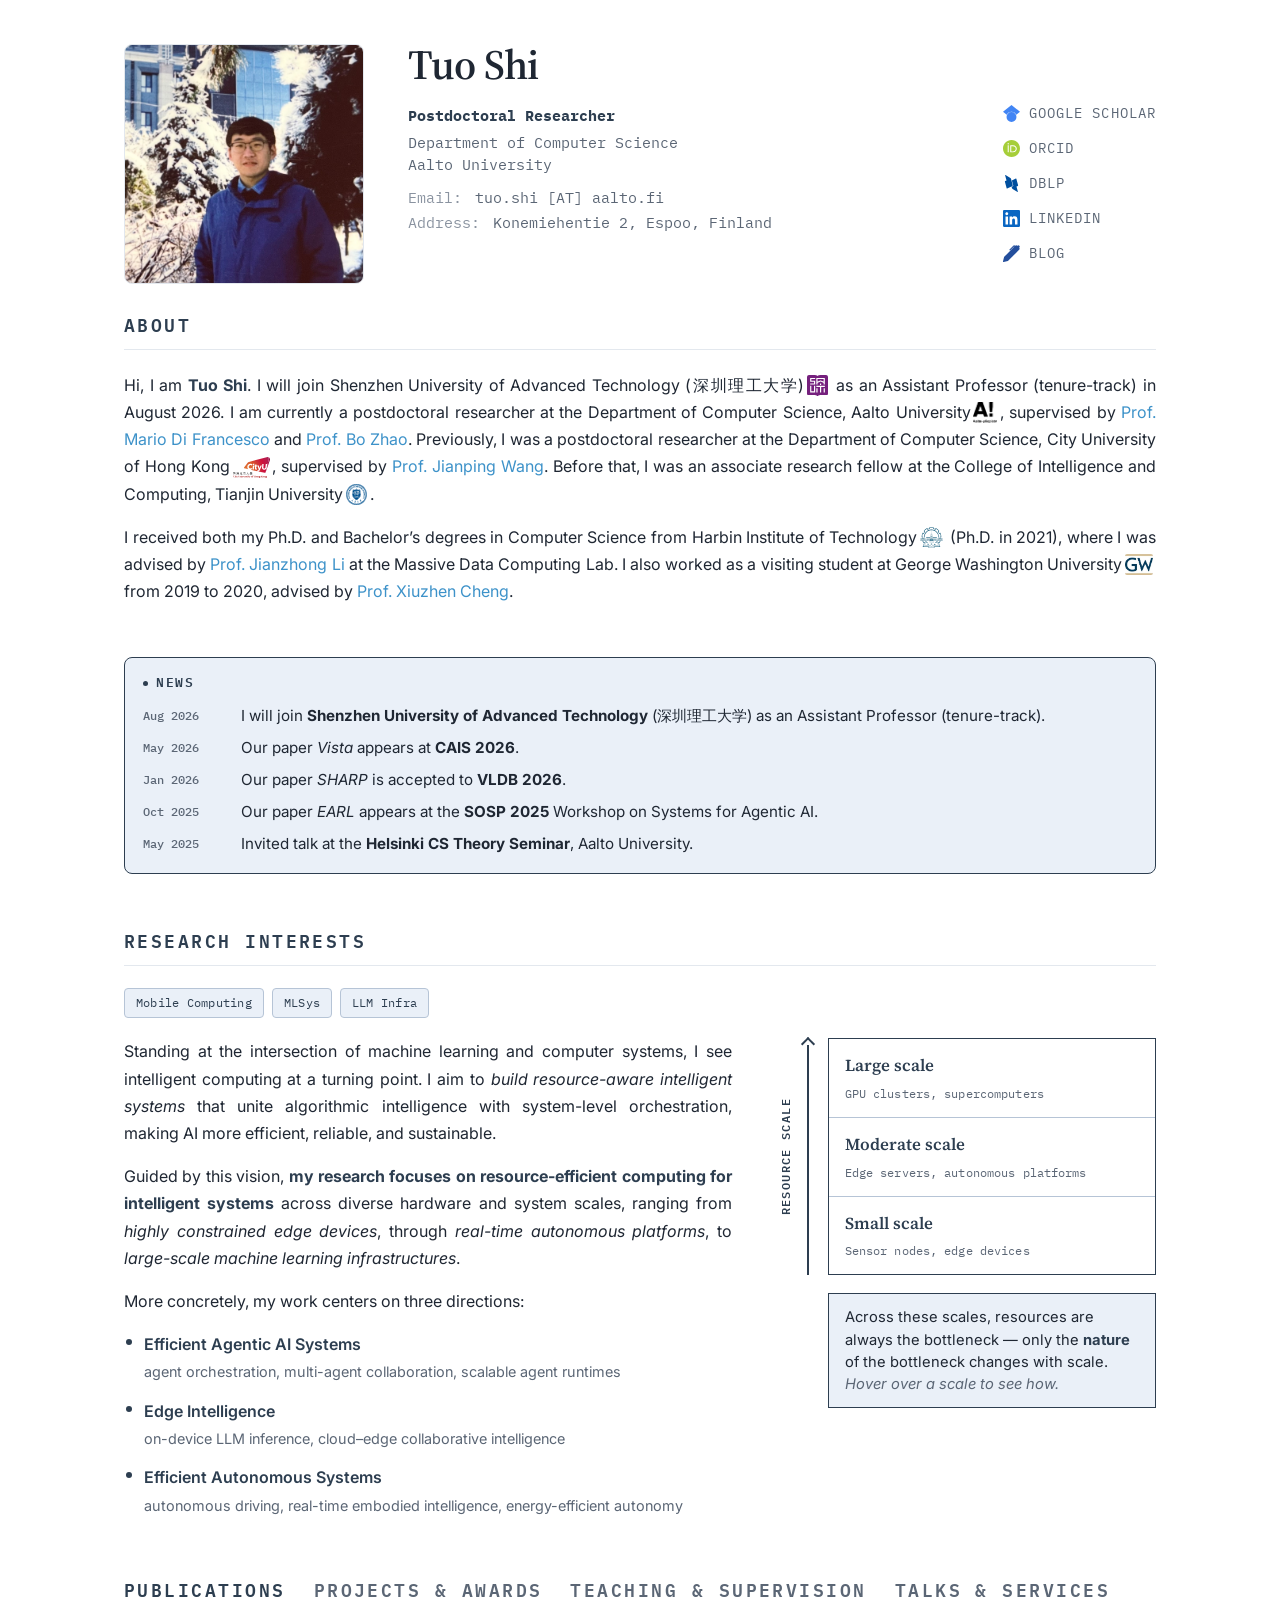
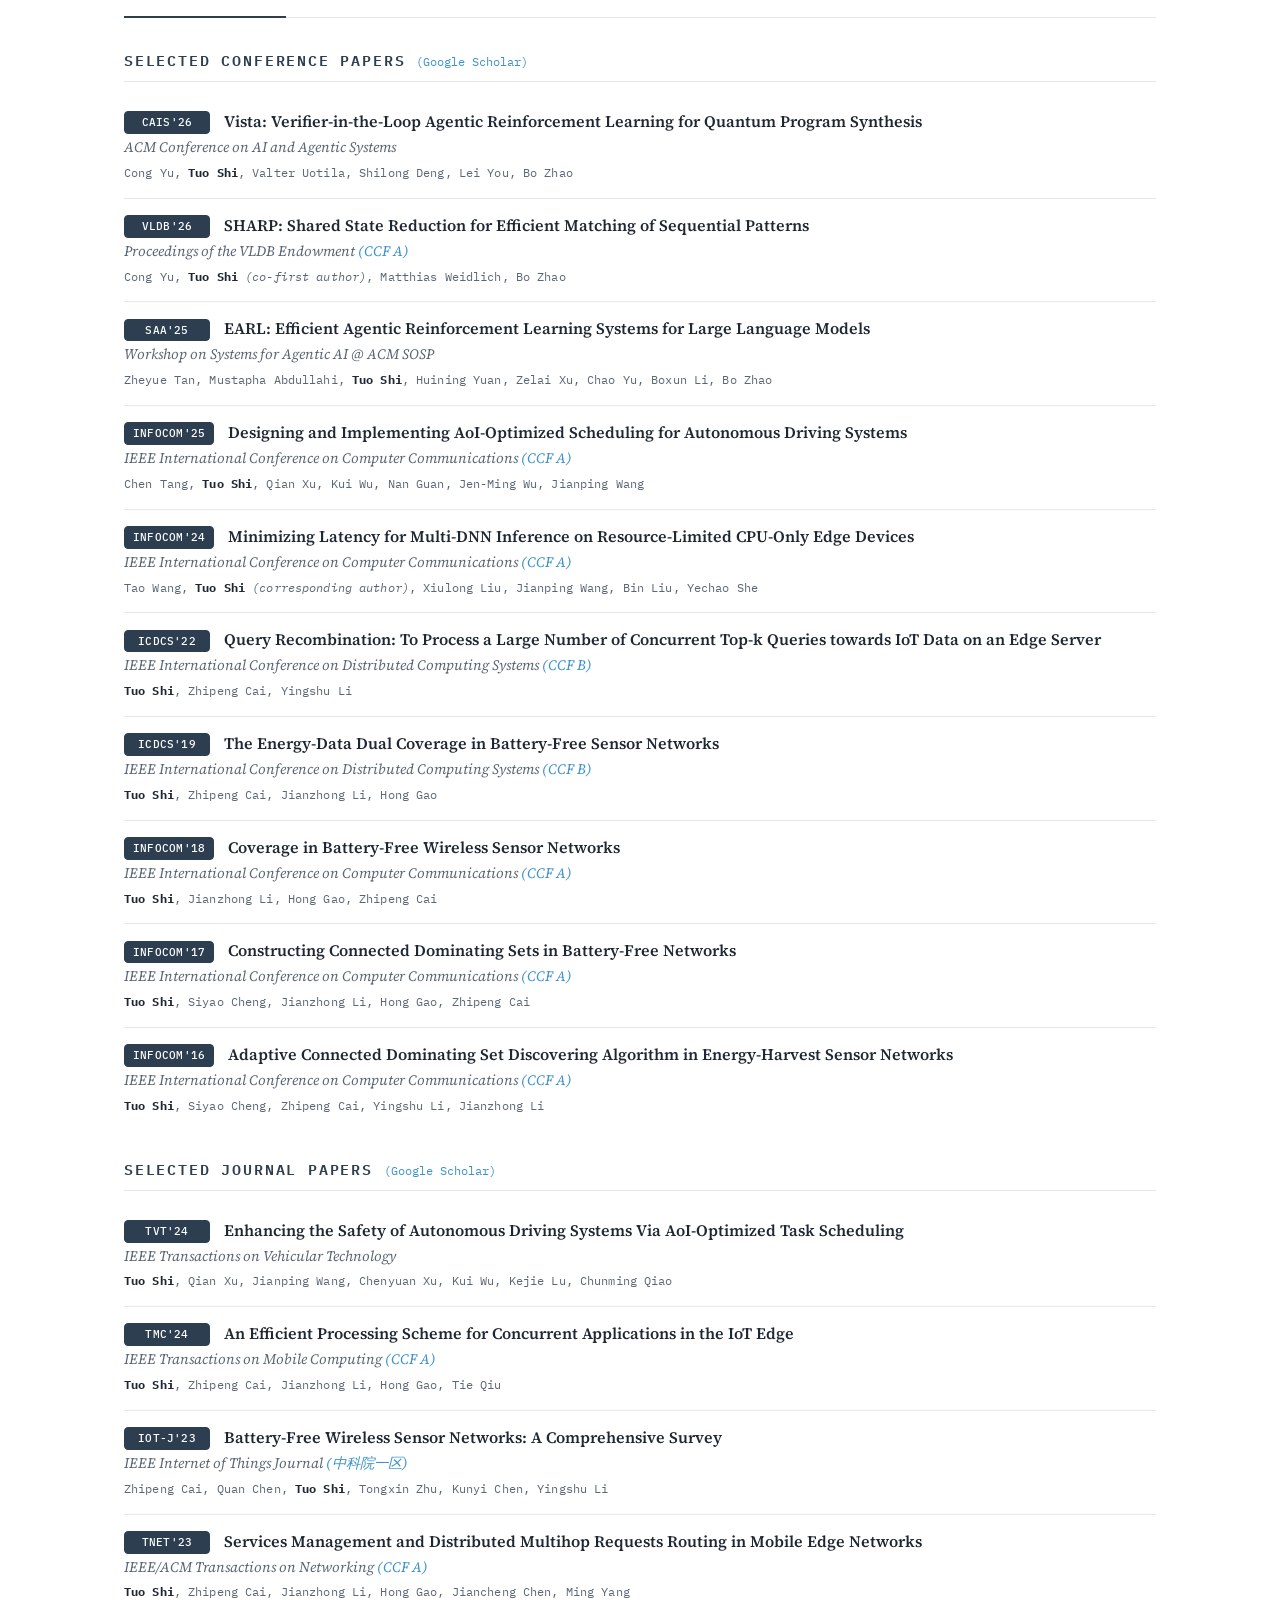
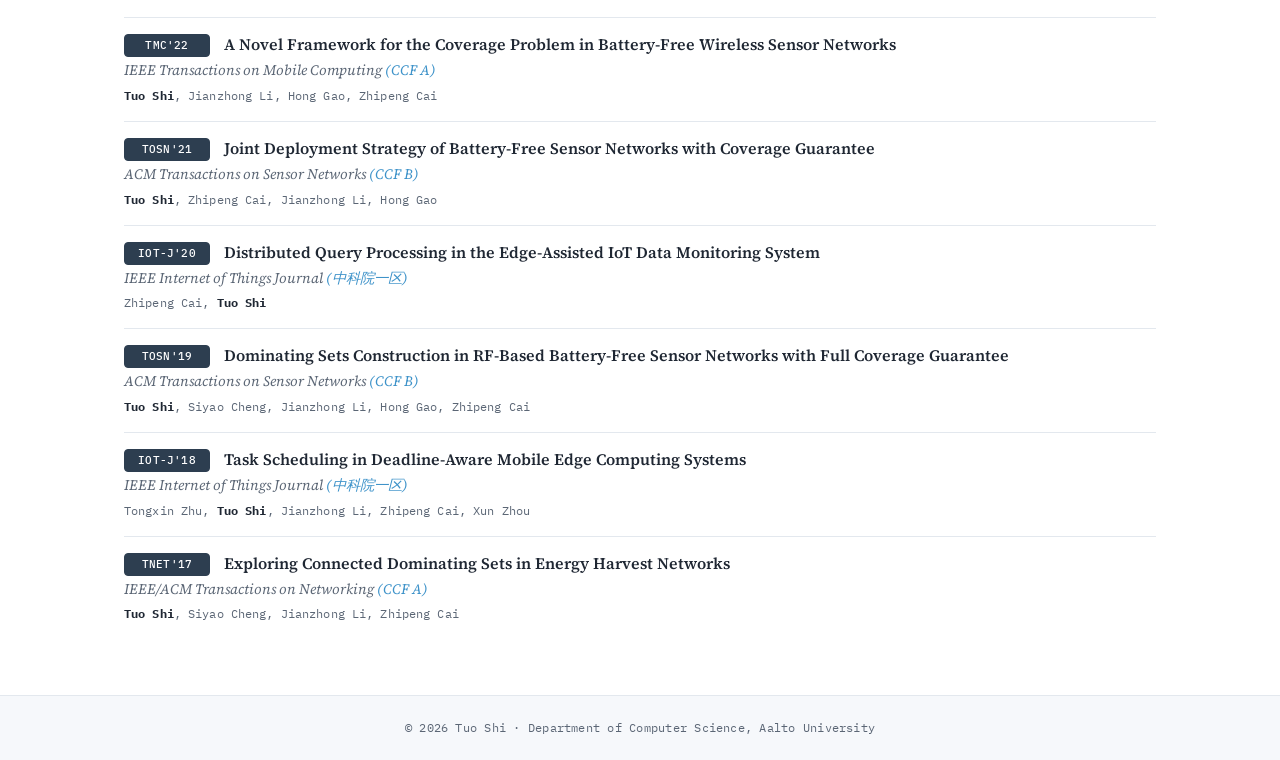
<file: index.html>
<!doctype html>
<html lang="en">
<head>
    <meta charset="utf-8">
    <meta name="viewport" content="width=device-width, initial-scale=1.0">
    <title>Tuo Shi &ndash; Home</title>
    <link rel="icon" type="image/svg+xml" href="img/favicon.svg">
    <link rel="preconnect" href="https://fonts.googleapis.com">
    <link rel="preconnect" href="https://fonts.gstatic.com" crossorigin>
    <link href="https://fonts.googleapis.com/css2?family=Inter:wght@400;500;600;700&family=Source+Serif+4:opsz,wght@8..60,400;8..60,500;8..60,600;8..60,700&family=IBM+Plex+Mono:wght@400;500;600&display=swap" rel="stylesheet">
    <link rel="stylesheet" href="style.css?v=1">
</head>
<body>

<main class="wrap">

    <!-- ===================== HEADER : photo + identity ===================== -->
    <section class="hero">
        <div class="hero-grid">
            <div class="hero-left">
                <img class="hero-photo" src="img/TuoShi.jpg" alt="Tuo Shi">
            </div>
            <div class="hero-right">
                <h1 class="hero-name">Tuo Shi</h1>
                <p class="role"><b>Postdoctoral Researcher</b></p>
                <p class="affil">Department of Computer Science<br>Aalto University</p>
                <p class="contact-line"><span class="m-label">Email:</span> tuo.shi [AT] aalto.fi</p>
                <p class="contact-line"><span class="m-label">Address:</span> Konemiehentie 2, Espoo, Finland</p>
            </div>

            <nav class="hero-links">
                <a href="https://scholar.google.com/citations?user=KIZjoPEAAAAJ&hl=en" target="_blank" rel="noopener"><img class="li-ico" src="img/icons/googlescholar.svg" alt="">Google Scholar</a>
                <a href="https://orcid.org/0000-0003-3685-2099" target="_blank" rel="noopener"><img class="li-ico" src="img/icons/orcid.svg" alt="">ORCID</a>
                <!-- TODO: replace with your exact DBLP profile URL -->
                <a href="https://dblp.org/search?q=Tuo+Shi" target="_blank" rel="noopener"><img class="li-ico" src="img/icons/dblp.svg" alt="">DBLP</a>
                <a href="https://www.linkedin.com/in/tuo-shi-592245181" target="_blank" rel="noopener"><img class="li-ico" src="img/icons/linkedin.svg" alt="">LinkedIn</a>
                <a href="blog-en.html"><img class="li-ico" src="img/icons/blog.svg" alt="">Blog</a>
            </nav>
        </div>
    </section>

    <!-- ===================== ABOUT ===================== -->
    <section class="section" id="about">
        <h2 class="section-title">About</h2>
        <div class="intro">
            <p>Hi, I am <b>Tuo Shi</b>. I will join Shenzhen University of Advanced Technology (深圳理工大学)<img class="uni-logo" src="img/logos/suat.svg" alt="Shenzhen University of Advanced Technology">
            as an Assistant Professor (tenure-track) in August 2026. I am currently a postdoctoral researcher at the
            Department of Computer Science, Aalto University<img class="uni-logo" src="img/logos/aalto.png" alt="Aalto University">, supervised by
            <a href="https://users.aalto.fi/~difram1/" target="_blank" rel="noopener">Prof. Mario Di Francesco</a>
            and <a href="https://zbjob.github.io/" target="_blank" rel="noopener">Prof. Bo Zhao</a>.
            Previously, I was a postdoctoral researcher at the Department of Computer Science,
            City University of Hong Kong<img class="uni-logo" src="img/logos/cityu.svg" alt="City University of Hong Kong">, supervised by
            <a href="https://www.cs.cityu.edu.hk/~jianwang/" target="_blank" rel="noopener">Prof. Jianping Wang</a>.
            Before that, I was an associate research fellow at the College of Intelligence and
            Computing, Tianjin University<img class="uni-logo" src="img/logos/tju.svg" alt="Tianjin University">.</p>

            <p>I received both my Ph.D. and Bachelor&rsquo;s degrees in Computer Science from Harbin Institute
            of Technology<img class="uni-logo" src="img/logos/hit.svg" alt="Harbin Institute of Technology"> (Ph.D. in 2021), where I was advised by
            <a href="https://scholar.google.com/citations?user=RLFOrxsAAAAJ&hl=en" target="_blank" rel="noopener">Prof. Jianzhong Li</a> at the Massive Data Computing Lab.
            I also worked as a visiting student at George Washington University<img class="uni-logo" src="img/logos/gwu.png" alt="George Washington University"> from 2019 to 2020,
            advised by <a href="https://scholar.google.com/citations?user=O1yGhH0AAAAJ&hl=en" target="_blank" rel="noopener">Prof. Xiuzhen Cheng</a>.</p>
        </div>
    </section>

    <!-- ===================== NEWS ===================== -->
    <section class="section" id="news">
        <div class="news">
            <h3>News</h3>
            <ul>
                <li><span class="date">Aug 2026</span><span>I will join <b>Shenzhen University of Advanced Technology</b> (深圳理工大学) as an Assistant Professor (tenure-track).</span></li>
                <li><span class="date">May 2026</span><span>Our paper <i>Vista</i> appears at <b>CAIS 2026</b>.</span></li>
                <li><span class="date">Jan 2026</span><span>Our paper <i>SHARP</i> is accepted to <b>VLDB 2026</b>.</span></li>
                <li><span class="date">Oct 2025</span><span>Our paper <i>EARL</i> appears at the <b>SOSP&nbsp;2025</b> Workshop on Systems for Agentic AI.</span></li>
                <li><span class="date">May 2025</span><span>Invited talk at the <b>Helsinki CS Theory Seminar</b>, Aalto University.</span></li>
            </ul>
        </div>
    </section>

    <!-- ===================== RESEARCH INTERESTS ===================== -->
    <section class="section" id="research">
        <h2 class="section-title">Research Interests</h2>
        <div class="research-tags">
            <span class="rtag">Mobile Computing</span>
            <span class="rtag">MLSys</span>
            <span class="rtag">LLM Infra</span>
        </div>
        <div class="research-grid">
            <div class="research-text">
                <p>Standing at the intersection of machine learning and computer systems, I see intelligent
                computing at a turning point. I aim to <i>build resource-aware intelligent systems</i> that unite
                algorithmic intelligence with system-level orchestration, making AI more efficient, reliable,
                and sustainable.</p>

                <p>Guided by this vision, <b>my research focuses on resource-efficient computing for intelligent
                systems</b> across diverse hardware and system scales, ranging from <i>highly constrained edge
                devices</i>, through <i>real-time autonomous platforms</i>, to <i>large-scale machine learning
                infrastructures</i>.</p>

                <p class="dir-lead">More concretely, my work centers on three directions:</p>
                <ul class="dir-list">
                    <li>
                        <span class="dir-title">Efficient Agentic AI Systems</span>
                        <span class="dir-sub">agent orchestration, multi-agent collaboration, scalable agent runtimes</span>
                    </li>
                    <li>
                        <span class="dir-title">Edge Intelligence</span>
                        <span class="dir-sub">on-device LLM inference, cloud&ndash;edge collaborative intelligence</span>
                    </li>
                    <li>
                        <span class="dir-title">Efficient Autonomous Systems</span>
                        <span class="dir-sub">autonomous driving, real-time embodied intelligence, energy-efficient autonomy</span>
                    </li>
                </ul>
            </div>

            <!-- Interactive scale-up stack (small at bottom, large on top) -->
            <div class="scale-stack" id="scale-stack">
                <div class="scale-axis">
                    <span class="axis-label">Resource scale</span>
                    <span class="axis-line"></span>
                </div>
                <div class="scale-blocks">
                    <button class="scale-block" data-scale="large">
                        <div class="sb-title">Large scale</div>
                        <div class="sb-ex">GPU clusters, supercomputers</div>
                    </button>
                    <button class="scale-block" data-scale="moderate">
                        <div class="sb-title">Moderate scale</div>
                        <div class="sb-ex">Edge servers, autonomous platforms</div>
                    </button>
                    <button class="scale-block" data-scale="small">
                        <div class="sb-title">Small scale</div>
                        <div class="sb-ex">Sensor nodes, edge devices</div>
                    </button>
                </div>

                <!-- Same width as the blocks; default sentence, detail on hover -->
                <div class="scale-detail">
                    <p class="scale-pane scale-default active">Across these scales, resources are always the
                    bottleneck &mdash; only the <b>nature</b> of the bottleneck changes with scale.
                    <span class="hint">Hover over a scale to see how.</span></p>
                    <p class="scale-pane" data-pane="small">At <b>small scale</b>, resources are too limited
                    to reliably complete the task.
                    <span class="goal"><span class="glabel">My goal is</span> to <u>enable</u> task execution
                    under <u>limited resources</u>.</span></p>
                    <p class="scale-pane" data-pane="moderate">At <b>moderate scale</b>, there are some
                    resources, but not enough to meet users&rsquo; real-time demands.
                    <span class="goal"><span class="glabel">My goal is</span> to <u>improve</u> task performance
                    under <u>moderate resources</u>.</span></p>
                    <p class="scale-pane" data-pane="large">At <b>large scale</b>, resources are abundant,
                    yet the tasks are huge and just as resource-hungry.
                    <span class="goal"><span class="glabel">My goal is</span> to <u>optimize</u> cost efficiency
                    for <u>resource-hungry</u> tasks.</span></p>
                </div>
            </div>
        </div>
    </section>

    <!-- ===================== TABBED MODULES ===================== -->
    <section class="section" id="modules">
        <nav class="tabs-nav">
            <button class="tab-btn active" data-tab="publications">Publications</button>
            <button class="tab-btn" data-tab="projects">Projects &amp; Awards</button>
            <button class="tab-btn" data-tab="teaching">Teaching &amp; Supervision</button>
            <button class="tab-btn" data-tab="talks">Talks &amp; Services</button>
        </nav>

        <!-- ---------- Publications ---------- -->
        <div class="tab-panel active" id="publications">
            <h3>Selected Conference Papers
                <a class="muted-link" href="https://scholar.google.com/citations?user=KIZjoPEAAAAJ&hl=en" target="_blank" rel="noopener">(Google Scholar)</a>
            </h3>
            <ul class="pub-list">
                <li><span class="conference-tag">CAIS'26</span>
                    <a href="https://dl.acm.org/doi/full/10.1145/3786335.3813148" target="_blank" rel="noopener">Vista: Verifier-in-the-Loop Agentic Reinforcement Learning for Quantum Program Synthesis</a><br>
                    <span class="venue">ACM Conference on AI and Agentic Systems</span><br>
                    <span class="authors">Cong Yu, <b>Tuo Shi</b>, Valter Uotila, Shilong Deng, Lei You, Bo Zhao</span>
                </li>
                <li><span class="conference-tag">VLDB'26</span>
                    <a href="https://arxiv.org/pdf/2507.04872" target="_blank" rel="noopener">SHARP: Shared State Reduction for Efficient Matching of Sequential Patterns</a><br>
                    <span class="venue">Proceedings of the VLDB Endowment <span class="ccf">(CCF A)</span></span><br>
                    <span class="authors">Cong Yu, <b>Tuo Shi</b> <i>(co-first author)</i>, Matthias Weidlich, Bo Zhao</span>
                </li>
                <li><span class="conference-tag">SAA'25</span>
                    <a href="https://arxiv.org/abs/2510.05943" target="_blank" rel="noopener">EARL: Efficient Agentic Reinforcement Learning Systems for Large Language Models</a><br>
                    <span class="venue">Workshop on Systems for Agentic AI @ ACM SOSP</span><br>
                    <span class="authors">Zheyue Tan, Mustapha Abdullahi, <b>Tuo Shi</b>, Huining Yuan, Zelai Xu, Chao Yu, Boxun Li, Bo Zhao</span>
                </li>
                <li><span class="conference-tag">INFOCOM'25</span>
                    <a href="https://ieeexplore.ieee.org/abstract/document/11044491" target="_blank" rel="noopener">Designing and Implementing AoI-Optimized Scheduling for Autonomous Driving Systems</a><br>
                    <span class="venue">IEEE International Conference on Computer Communications <span class="ccf">(CCF A)</span></span><br>
                    <span class="authors">Chen Tang, <b>Tuo Shi</b>, Qian Xu, Kui Wu, Nan Guan, Jen-Ming Wu, Jianping Wang</span>
                </li>
                <li><span class="conference-tag">INFOCOM'24</span>
                    <a href="https://ieeexplore.ieee.org/abstract/document/10621120" target="_blank" rel="noopener">Minimizing Latency for Multi-DNN Inference on Resource-Limited CPU-Only Edge Devices</a><br>
                    <span class="venue">IEEE International Conference on Computer Communications <span class="ccf">(CCF A)</span></span><br>
                    <span class="authors">Tao Wang, <b>Tuo Shi</b> <i>(corresponding author)</i>, Xiulong Liu, Jianping Wang, Bin Liu, Yechao She</span>
                </li>
                <li><span class="conference-tag">ICDCS'22</span>
                    <a href="https://ieeexplore.ieee.org/abstract/document/9912252" target="_blank" rel="noopener">Query Recombination: To Process a Large Number of Concurrent Top-k Queries towards IoT Data on an Edge Server</a><br>
                    <span class="venue">IEEE International Conference on Distributed Computing Systems <span class="ccf">(CCF B)</span></span><br>
                    <span class="authors"><b>Tuo Shi</b>, Zhipeng Cai, Yingshu Li</span>
                </li>
                <li><span class="conference-tag">ICDCS'19</span>
                    <a href="https://ieeexplore.ieee.org/stamp/stamp.jsp?tp=&arnumber=8885295" target="_blank" rel="noopener">The Energy-Data Dual Coverage in Battery-Free Sensor Networks</a><br>
                    <span class="venue">IEEE International Conference on Distributed Computing Systems <span class="ccf">(CCF B)</span></span><br>
                    <span class="authors"><b>Tuo Shi</b>, Zhipeng Cai, Jianzhong Li, Hong Gao</span>
                </li>
                <li><span class="conference-tag">INFOCOM'18</span>
                    <a href="https://ieeexplore.ieee.org/stamp/stamp.jsp?tp=&arnumber=8485808" target="_blank" rel="noopener">Coverage in Battery-Free Wireless Sensor Networks</a><br>
                    <span class="venue">IEEE International Conference on Computer Communications <span class="ccf">(CCF A)</span></span><br>
                    <span class="authors"><b>Tuo Shi</b>, Jianzhong Li, Hong Gao, Zhipeng Cai</span>
                </li>
                <li><span class="conference-tag">INFOCOM'17</span>
                    <a href="https://ieeexplore.ieee.org/stamp/stamp.jsp?tp=&arnumber=8057073" target="_blank" rel="noopener">Constructing Connected Dominating Sets in Battery-Free Networks</a><br>
                    <span class="venue">IEEE International Conference on Computer Communications <span class="ccf">(CCF A)</span></span><br>
                    <span class="authors"><b>Tuo Shi</b>, Siyao Cheng, Jianzhong Li, Hong Gao, Zhipeng Cai</span>
                </li>
                <li><span class="conference-tag">INFOCOM'16</span>
                    <a href="https://ieeexplore.ieee.org/stamp/stamp.jsp?tp=&arnumber=7524504" target="_blank" rel="noopener">Adaptive Connected Dominating Set Discovering Algorithm in Energy-Harvest Sensor Networks</a><br>
                    <span class="venue">IEEE International Conference on Computer Communications <span class="ccf">(CCF A)</span></span><br>
                    <span class="authors"><b>Tuo Shi</b>, Siyao Cheng, Zhipeng Cai, Yingshu Li, Jianzhong Li</span>
                </li>
            </ul>

            <h3>Selected Journal Papers
                <a class="muted-link" href="https://scholar.google.com/citations?user=KIZjoPEAAAAJ&hl=en" target="_blank" rel="noopener">(Google Scholar)</a>
            </h3>
            <ul class="pub-list">
                <li><span class="conference-tag">TVT'24</span>
                    <a href="https://ieeexplore.ieee.org/abstract/document/10738401" target="_blank" rel="noopener">Enhancing the Safety of Autonomous Driving Systems Via AoI-Optimized Task Scheduling</a><br>
                    <span class="venue">IEEE Transactions on Vehicular Technology</span><br>
                    <span class="authors"><b>Tuo Shi</b>, Qian Xu, Jianping Wang, Chenyuan Xu, Kui Wu, Kejie Lu, Chunming Qiao</span>
                </li>
                <li><span class="conference-tag">TMC'24</span>
                    <a href="https://ieeexplore.ieee.org/abstract/document/9940578" target="_blank" rel="noopener">An Efficient Processing Scheme for Concurrent Applications in the IoT Edge</a><br>
                    <span class="venue">IEEE Transactions on Mobile Computing <span class="ccf">(CCF A)</span></span><br>
                    <span class="authors"><b>Tuo Shi</b>, Zhipeng Cai, Jianzhong Li, Hong Gao, Tie Qiu</span>
                </li>
                <li><span class="conference-tag">IOT-J'23</span>
                    <a href="https://ieeexplore.ieee.org/abstract/document/9951052" target="_blank" rel="noopener">Battery-Free Wireless Sensor Networks: A Comprehensive Survey</a><br>
                    <span class="venue">IEEE Internet of Things Journal <span class="ccf">(中科院一区)</span></span><br>
                    <span class="authors">Zhipeng Cai, Quan Chen, <b>Tuo Shi</b>, Tongxin Zhu, Kunyi Chen, Yingshu Li</span>
                </li>
                <li><span class="conference-tag">TNET'23</span>
                    <a href="https://ieeexplore.ieee.org/abstract/document/9855450" target="_blank" rel="noopener">Services Management and Distributed Multihop Requests Routing in Mobile Edge Networks</a><br>
                    <span class="venue">IEEE/ACM Transactions on Networking <span class="ccf">(CCF A)</span></span><br>
                    <span class="authors"><b>Tuo Shi</b>, Zhipeng Cai, Jianzhong Li, Hong Gao, Jiancheng Chen, Ming Yang</span>
                </li>
                <li><span class="conference-tag">TMC'22</span>
                    <a href="https://ieeexplore.ieee.org/stamp/stamp.jsp?tp=&arnumber=9177292" target="_blank" rel="noopener">A Novel Framework for the Coverage Problem in Battery-Free Wireless Sensor Networks</a><br>
                    <span class="venue">IEEE Transactions on Mobile Computing <span class="ccf">(CCF A)</span></span><br>
                    <span class="authors"><b>Tuo Shi</b>, Jianzhong Li, Hong Gao, Zhipeng Cai</span>
                </li>
                <li><span class="conference-tag">TOSN'21</span>
                    <a href="https://dl.acm.org/doi/pdf/10.1145/3457123" target="_blank" rel="noopener">Joint Deployment Strategy of Battery-Free Sensor Networks with Coverage Guarantee</a><br>
                    <span class="venue">ACM Transactions on Sensor Networks <span class="ccf">(CCF B)</span></span><br>
                    <span class="authors"><b>Tuo Shi</b>, Zhipeng Cai, Jianzhong Li, Hong Gao</span>
                </li>
                <li><span class="conference-tag">IOT-J'20</span>
                    <a href="https://ieeexplore.ieee.org/stamp/stamp.jsp?tp=&arnumber=9206577" target="_blank" rel="noopener">Distributed Query Processing in the Edge-Assisted IoT Data Monitoring System</a><br>
                    <span class="venue">IEEE Internet of Things Journal <span class="ccf">(中科院一区)</span></span><br>
                    <span class="authors">Zhipeng Cai, <b>Tuo Shi</b></span>
                </li>
                <li><span class="conference-tag">TOSN'19</span>
                    <a href="https://dl.acm.org/doi/pdf/10.1145/3352486" target="_blank" rel="noopener">Dominating Sets Construction in RF-Based Battery-Free Sensor Networks with Full Coverage Guarantee</a><br>
                    <span class="venue">ACM Transactions on Sensor Networks <span class="ccf">(CCF B)</span></span><br>
                    <span class="authors"><b>Tuo Shi</b>, Siyao Cheng, Jianzhong Li, Hong Gao, Zhipeng Cai</span>
                </li>
                <li><span class="conference-tag">IOT-J'18</span>
                    <a href="https://ieeexplore.ieee.org/ielaam/6488907/8738925/8486629-aam.pdf" target="_blank" rel="noopener">Task Scheduling in Deadline-Aware Mobile Edge Computing Systems</a><br>
                    <span class="venue">IEEE Internet of Things Journal <span class="ccf">(中科院一区)</span></span><br>
                    <span class="authors">Tongxin Zhu, <b>Tuo Shi</b>, Jianzhong Li, Zhipeng Cai, Xun Zhou</span>
                </li>
                <li><span class="conference-tag">TNET'17</span>
                    <a href="https://ieeexplore.ieee.org/stamp/stamp.jsp?tp=&arnumber=7857833" target="_blank" rel="noopener">Exploring Connected Dominating Sets in Energy Harvest Networks</a><br>
                    <span class="venue">IEEE/ACM Transactions on Networking <span class="ccf">(CCF A)</span></span><br>
                    <span class="authors"><b>Tuo Shi</b>, Siyao Cheng, Jianzhong Li, Zhipeng Cai</span>
                </li>
            </ul>
        </div>

        <!-- ---------- Projects & Awards ---------- -->
        <div class="tab-panel" id="projects">
            <h3>Projects</h3>
            <ul class="plain-list">
                <li><i>Resources Allocation in Edge Servers for the Sensory Data Query.</i>
                    <b>Young Scientists Fund of the National Natural Science Foundation of China, PI</b>, Jan. 2023 &ndash; Dec. 2025.</li>
                <li><i>IoT Data Enhanced DNN Inference in Collaborative Edge Computing.</i>
                    <b>CCF-Baidu Open Fund, PI</b>, Aug. 2021 &ndash; Aug. 2022.</li>
            </ul>
            <h3>Awards</h3>
            <ul class="plain-list">
                <li>2024 &mdash; CIKM Distinguished Reviewer Award</li>
                <li>2022 &mdash; ACM SIGCOMM China Doctoral Dissertation Award</li>
                <li>2021 &mdash; Outstanding Ph.D. Graduate, Harbin Institute of Technology</li>
                <li>2019 &mdash; Baidu Scholarship (Top 20)</li>
                <li>2018 &mdash; National Scholarship for Ph.D. Candidate</li>
                <li>2015 &mdash; National Scholarship for Ph.D. Candidate</li>
            </ul>
        </div>

        <!-- ---------- Teaching & Supervision ---------- -->
        <div class="tab-panel" id="teaching">
            <h3>Teaching</h3>
            <ul class="plain-list">
                <li>Fall 2024&ndash;2025. CS-E4780 Scalable Systems and Data Management, Aalto University. <i>(Co-teacher)</i></li>
                <li>Fall 2022. Operating System, Tianjin University. <i>(Teaching Assistant)</i></li>
                <li>Fall 2018. Database Management, Harbin Institute of Technology. <i>(Teaching Assistant)</i></li>
                <li>Spring 2016&ndash;2017. Computational Complexity, Harbin Institute of Technology. <i>(Teaching Assistant)</i></li>
                <li>Fall 2015. Data Structure, Harbin Institute of Technology. <i>(Teaching Assistant)</i></li>
                <li>Spring 2014. Compiler Principles, Harbin Institute of Technology. <i>(Teaching Assistant)</i></li>
            </ul>
            <h3>Student Thesis Supervision</h3>
            <ul class="plain-list">
                <li>Master thesis on &ldquo;Observability in Machine Learning Systems Using eBPF&rdquo;, Mr. Ingi Þór Sigurðsson, Jan.&ndash;Aug. 2025, Aalto University, Finland. <i>(Co-Supervisor)</i></li>
                <li>Master thesis on &ldquo;Performances and Trade-offs between Real-Time and Micro-Batch Distributed Stream Processing Systems&rdquo;, Mr. Binh Pham, Dec. 2024&ndash;Jun. 2025, Aalto University, Finland. <i>(Co-Supervisor)</i></li>
                <li>Master thesis on &ldquo;Research on General DNN Inference Optimization Techniques for Resource-Constrained Edge Devices&rdquo;, Mr. Tao Wang, Sep. 2022&ndash;Jun. 2024, Tianjin University, China. <i>(Supervisor — results published at IEEE INFOCOM 2024)</i></li>
            </ul>
        </div>

        <!-- ---------- Talks & Services ---------- -->
        <div class="tab-panel" id="talks">
            <h3>Talks</h3>
            <ul class="plain-list">
                <li>May 2025: Invited Talk at Helsinki CS Theory Seminar. <i>Machine Learning Task Processing Under Resource Constraints</i>. Aalto University, Finland.</li>
                <li>Aug. 2024: Invited Talk at China Database Strategic Seminar Series. <i>Task Processing on Resource-Limited Edge Networks</i>. Virtual Event, China.</li>
                <li>Nov. 2022: Invited Talk at the International Conference on Advanced Cloud and Big Data. <i>Service Placement and Task Processing in Edge Computing</i>. China.</li>
                <li>Jul. 2022: ICDCS. <i>Query Recombination: To Process a Large Number of Concurrent Top-k Queries towards IoT Data on an Edge Server</i>. Bologna, Italy (Virtual).</li>
                <li>Jul. 2022: Invited Talk at Young Scholars Forum on IoT Big Data Processing. Virtual Event, China.</li>
                <li>Jul. 2019: ICDCS. <i>The Energy-Data Dual Coverage in Battery-Free Sensor Networks</i>. Dallas, USA.</li>
                <li>May 2018: INFOCOM. <i>Coverage in Battery-Free Wireless Sensor Networks</i>. Honolulu, USA.</li>
                <li>May 2017: INFOCOM. <i>Constructing Connected Dominating Sets in Battery-Free Networks</i>. Atlanta, USA.</li>
                <li>May 2016: INFOCOM. <i>Adaptive Connected Dominating Set Discovering Algorithm in Energy-Harvest Sensor Networks</i>. San Francisco, USA.</li>
            </ul>
            <h3>Editorial Board</h3>
            <ul class="plain-list">
                <li>Associate Editor, <i>SN Computer Science</i> (Springer Nature)</li>
            </ul>
            <h3>Program Committees</h3>
            <ul class="plain-list">
                <li>ACM Conference on AI and Agentic Systems (CAIS 2026)</li>
                <li>ACM International Conference on Information and Knowledge Management (CIKM 2024)</li>
                <li>International Workshop on Databases and Machine Learning (DBML 2023, 2024)</li>
                <li>IEEE International Conference on Sensing, Communication, and Networking (SECON 2022, 2023, 2024, 2026)</li>
                <li>International Conference on Wireless Algorithms, Systems, and Applications (WASA 2021, 2022)</li>
            </ul>
            <h3>Peer Review</h3>
            <ul class="plain-list">
                <li>IEEE Transactions on Mobile Computing (TMC)</li>
                <li>ACM/IEEE Transactions on Networking (TON)</li>
                <li>IEEE Journal on Selected Areas in Communications (JSAC)</li>
                <li>IEEE Transactions on Knowledge and Data Engineering (TKDE)</li>
                <li>IEEE Transactions on Parallel and Distributed Systems (TPDS)</li>
                <li>IEEE Transactions on Vehicular Technology (TVT)</li>
                <li>IEEE Transactions on Wireless Communications (TWC)</li>
                <li>IEEE Internet of Things Journal (IOT-J)</li>
                <li>IEEE Transactions on Network Science and Engineering (TNSE)</li>
                <li>IEEE Transactions on Sensor Networks (TOSN)</li>
            </ul>
        </div>
    </section>
</main>

<footer class="footer">
    &copy; <span id="year"></span> Tuo Shi &middot; Department of Computer Science, Aalto University
</footer>

<script>
    // Tab switching
    document.querySelectorAll('.tab-btn').forEach(function (btn) {
        btn.addEventListener('click', function () {
            var id = btn.getAttribute('data-tab');
            document.querySelectorAll('.tab-btn').forEach(function (b) { b.classList.remove('active'); });
            document.querySelectorAll('.tab-panel').forEach(function (p) { p.classList.remove('active'); });
            btn.classList.add('active');
            document.getElementById(id).classList.add('active');
        });
    });

    // Scale stack -> detail panel (reveal on hover/focus, revert when leaving)
    (function () {
        var blocks = document.querySelectorAll('.scale-block');
        var panes = document.querySelectorAll('.scale-pane');
        var defaultPane = document.querySelector('.scale-default');

        function show(scale) {
            panes.forEach(function (p) { p.classList.remove('active'); });
            var pane = scale ? document.querySelector('.scale-pane[data-pane="' + scale + '"]') : defaultPane;
            (pane || defaultPane).classList.add('active');
        }

        blocks.forEach(function (block) {
            var scale = block.getAttribute('data-scale');
            block.addEventListener('mouseenter', function () { show(scale); });
            block.addEventListener('focus', function () { show(scale); });
            block.addEventListener('mouseleave', function () { show(null); });
            block.addEventListener('blur', function () { show(null); });
        });
    })();

    // Footer year
    document.getElementById('year').textContent = new Date().getFullYear();
</script>

</body>
</html>
</file>
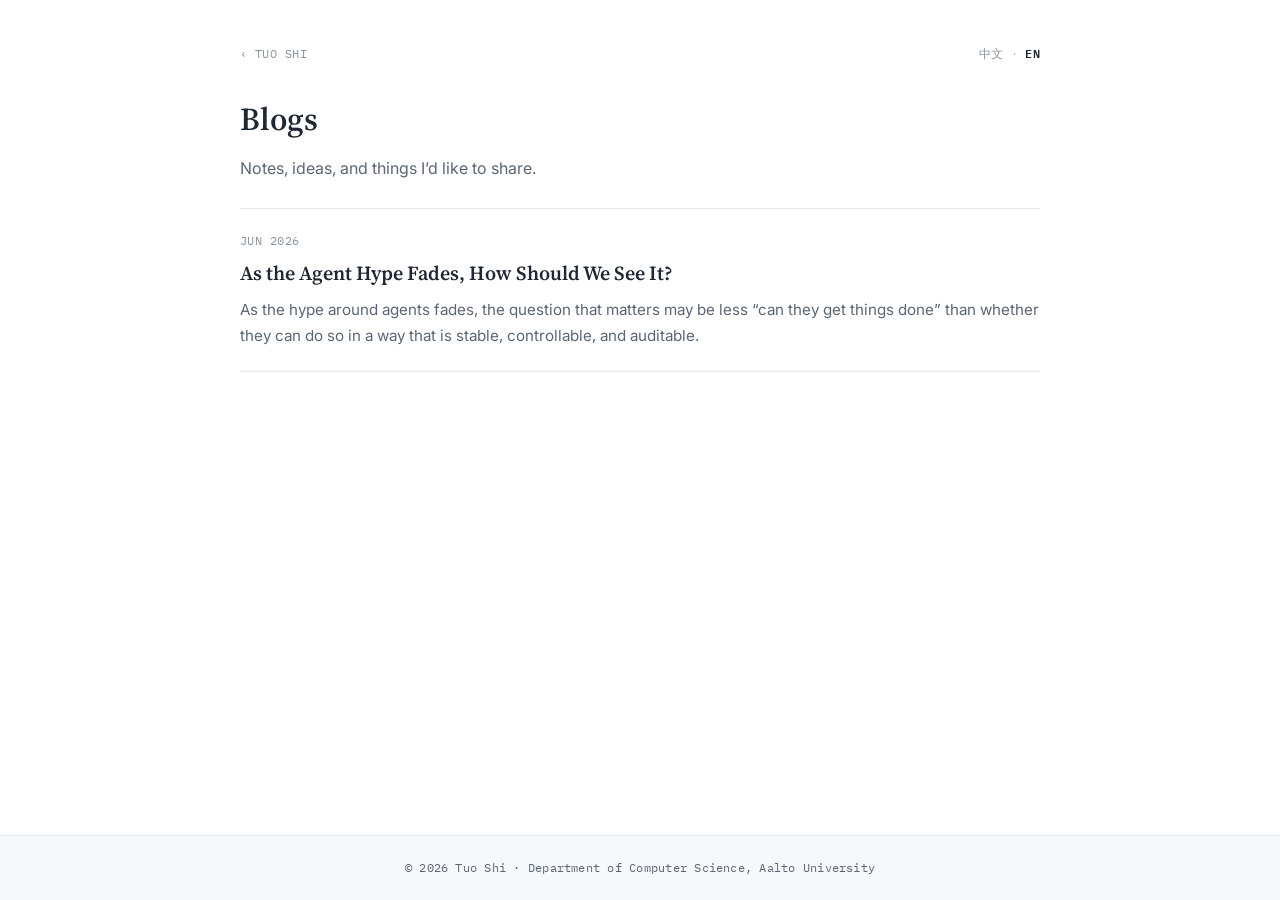
<file: blog-en.html>
<!doctype html>
<html lang="en">
<head>
    <meta charset="utf-8">
    <meta name="viewport" content="width=device-width, initial-scale=1.0">
    <title>Tuo Shi &ndash; Blog</title>
    <link rel="icon" type="image/svg+xml" href="img/favicon.svg">
    <link rel="preconnect" href="https://fonts.googleapis.com">
    <link rel="preconnect" href="https://fonts.gstatic.com" crossorigin>
    <link href="https://fonts.googleapis.com/css2?family=Inter:wght@400;500;600;700&family=Source+Serif+4:opsz,wght@8..60,400;8..60,500;8..60,600;8..60,700&family=IBM+Plex+Mono:wght@400;500;600&display=swap" rel="stylesheet">
    <link rel="stylesheet" href="style.css?v=1">
</head>
<body>

<main class="wrap">
    <div class="blog-index">
        <header class="blog-head">
            <div class="article-top">
                <a class="back-link" href="index.html">&lsaquo;&nbsp;Tuo Shi</a>
                <nav class="lang-switch">
                    <a href="blog.html">中文</a><span class="lang-sep">·</span><span class="lang-current">EN</span>
                </nav>
            </div>
            <h1 class="blog-title">Blogs</h1>
            <p class="blog-lead">Notes, ideas, and things I&rsquo;d like to share.</p>
        </header>

        <!-- Newest first. To add a post: copy posts/_template.html, fill it in,
             and add one <li class="post-item"> below pointing to it. -->
        <ul class="post-list">
            <li class="post-item">
                <span class="post-date">Jun 2026</span>
                <a class="post-title" href="posts/agent-after-the-hype-en.html">As the Agent Hype Fades, How Should We See It?</a>
                <p class="post-summary">As the hype around agents fades, the question that matters may be less &ldquo;can they get things done&rdquo; than whether they can do so in a way that is stable, controllable, and auditable.</p>
            </li>
        </ul>
    </div>
</main>

<footer class="footer">
    &copy; <span id="year"></span> Tuo Shi &middot; Department of Computer Science, Aalto University
</footer>

<script>document.getElementById('year').textContent = new Date().getFullYear();</script>
</body>
</html>
</file>
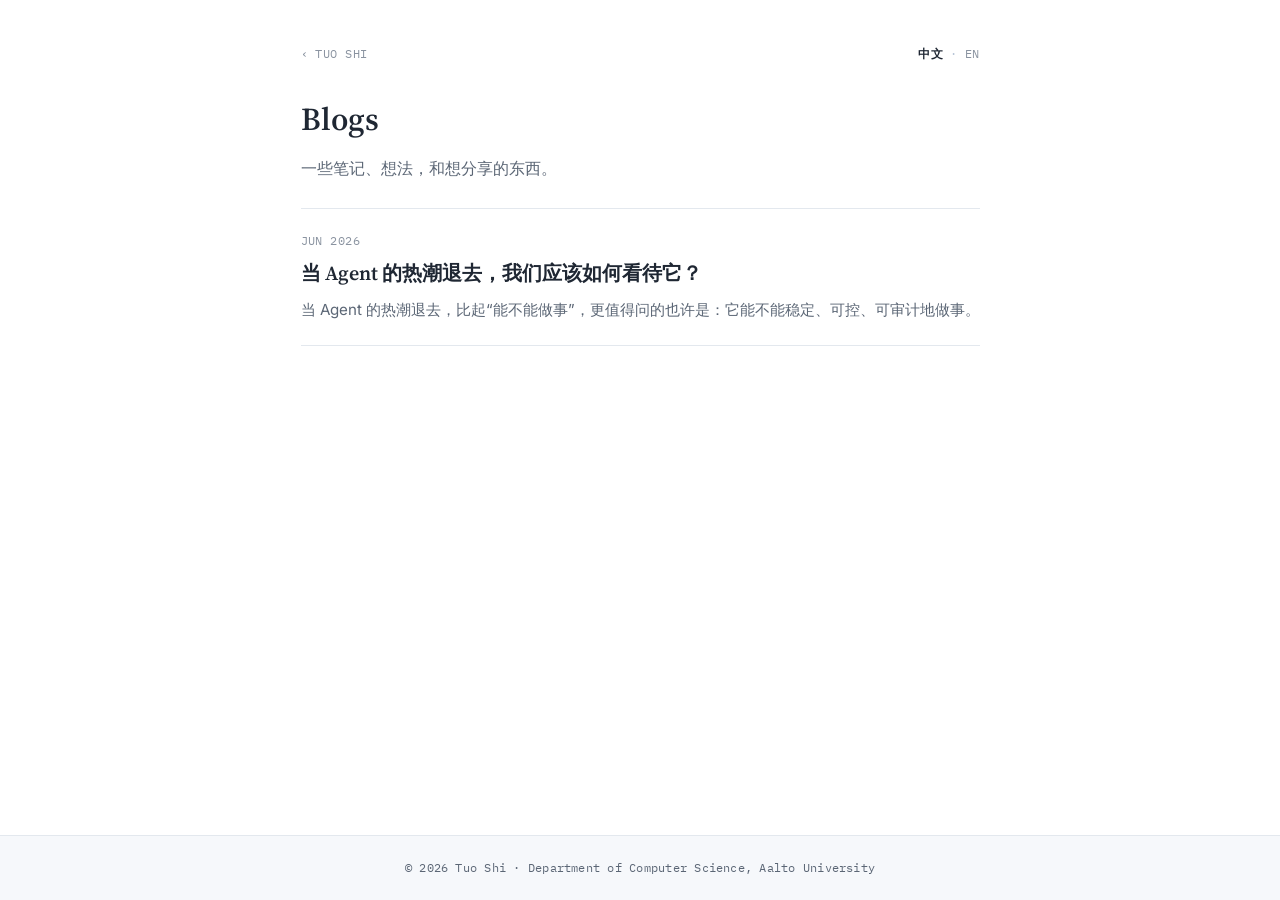
<file: blog.html>
<!doctype html>
<html lang="zh-CN">
<head>
    <meta charset="utf-8">
    <meta name="viewport" content="width=device-width, initial-scale=1.0">
    <title>Tuo Shi &ndash; 博客</title>
    <link rel="icon" type="image/svg+xml" href="img/favicon.svg">
    <link rel="preconnect" href="https://fonts.googleapis.com">
    <link rel="preconnect" href="https://fonts.gstatic.com" crossorigin>
    <link href="https://fonts.googleapis.com/css2?family=Inter:wght@400;500;600;700&family=Source+Serif+4:opsz,wght@8..60,400;8..60,500;8..60,600;8..60,700&family=IBM+Plex+Mono:wght@400;500;600&display=swap" rel="stylesheet">
    <link rel="stylesheet" href="style.css?v=1">
</head>
<body>

<main class="wrap">
    <div class="blog-index">
        <header class="blog-head">
            <div class="article-top">
                <a class="back-link" href="index.html">&lsaquo;&nbsp;Tuo Shi</a>
                <nav class="lang-switch">
                    <span class="lang-current">中文</span><span class="lang-sep">·</span><a href="blog-en.html">EN</a>
                </nav>
            </div>
            <h1 class="blog-title">Blogs</h1>
            <p class="blog-lead">一些笔记、想法，和想分享的东西。</p>
        </header>

        <!-- Newest first. To add a post: copy posts/_template.html, fill it in,
             and add one <li class="post-item"> below pointing to it. -->
        <ul class="post-list">
            <li class="post-item">
                <span class="post-date">Jun 2026</span>
                <a class="post-title" href="posts/agent-after-the-hype.html">当 Agent 的热潮退去，我们应该如何看待它？</a>
                <p class="post-summary">当 Agent 的热潮退去，比起“能不能做事”，更值得问的也许是：它能不能稳定、可控、可审计地做事。</p>
            </li>
        </ul>
    </div>
</main>

<footer class="footer">
    &copy; <span id="year"></span> Tuo Shi &middot; Department of Computer Science, Aalto University
</footer>

<script>document.getElementById('year').textContent = new Date().getFullYear();</script>
</body>
</html>
</file>
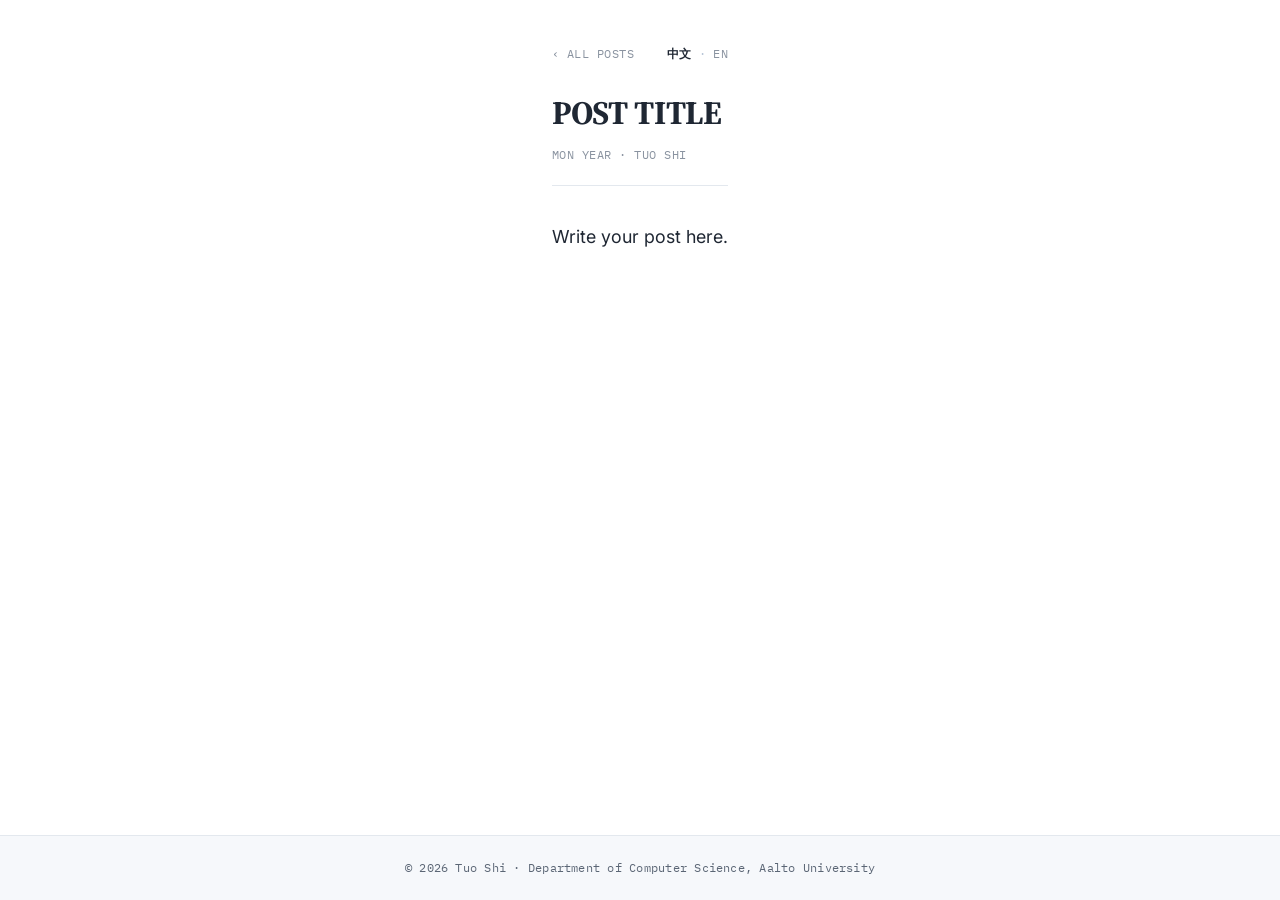
<file: posts/_template.html>
<!doctype html>
<html lang="en">
<head>
    <meta charset="utf-8">
    <meta name="viewport" content="width=device-width, initial-scale=1.0">
    <!-- 1. Change the title -->
    <title>POST TITLE &ndash; Tuo Shi</title>
    <link rel="icon" type="image/svg+xml" href="../img/favicon.svg">
    <link rel="preconnect" href="https://fonts.googleapis.com">
    <link rel="preconnect" href="https://fonts.gstatic.com" crossorigin>
    <link href="https://fonts.googleapis.com/css2?family=Inter:wght@400;500;600;700&family=Source+Serif+4:opsz,wght@8..60,400;8..60,500;8..60,600;8..60,700&family=IBM+Plex+Mono:wght@400;500;600&display=swap" rel="stylesheet">
    <link rel="stylesheet" href="../style.css?v=1">
</head>
<body>

<main class="wrap">
    <article class="article">
        <div class="article-top">
            <a class="back-link" href="../blog.html">&lsaquo;&nbsp;All posts</a>
            <!-- Optional bilingual toggle. Delete this <nav> for a single-language post.
                 On the OTHER language's page, swap which side is .lang-current vs <a>. -->
            <nav class="lang-switch">
                <span class="lang-current">中文</span><span class="lang-sep">·</span><a href="POST-SLUG-en.html">EN</a>
            </nav>
        </div>
        <!-- 2. Heading + date -->
        <h1 class="article-title">POST TITLE</h1>
        <p class="article-meta">MON YEAR &middot; Tuo Shi</p>

        <!-- 3. Body. Use <p>, <h2>, <blockquote>, <code>, <a> as needed. -->
        <div class="article-body">
            <p>Write your post here.</p>
        </div>
    </article>
</main>

<footer class="footer">
    &copy; <span id="year"></span> Tuo Shi &middot; Department of Computer Science, Aalto University
</footer>

<script>document.getElementById('year').textContent = new Date().getFullYear();</script>
</body>
</html>
</file>
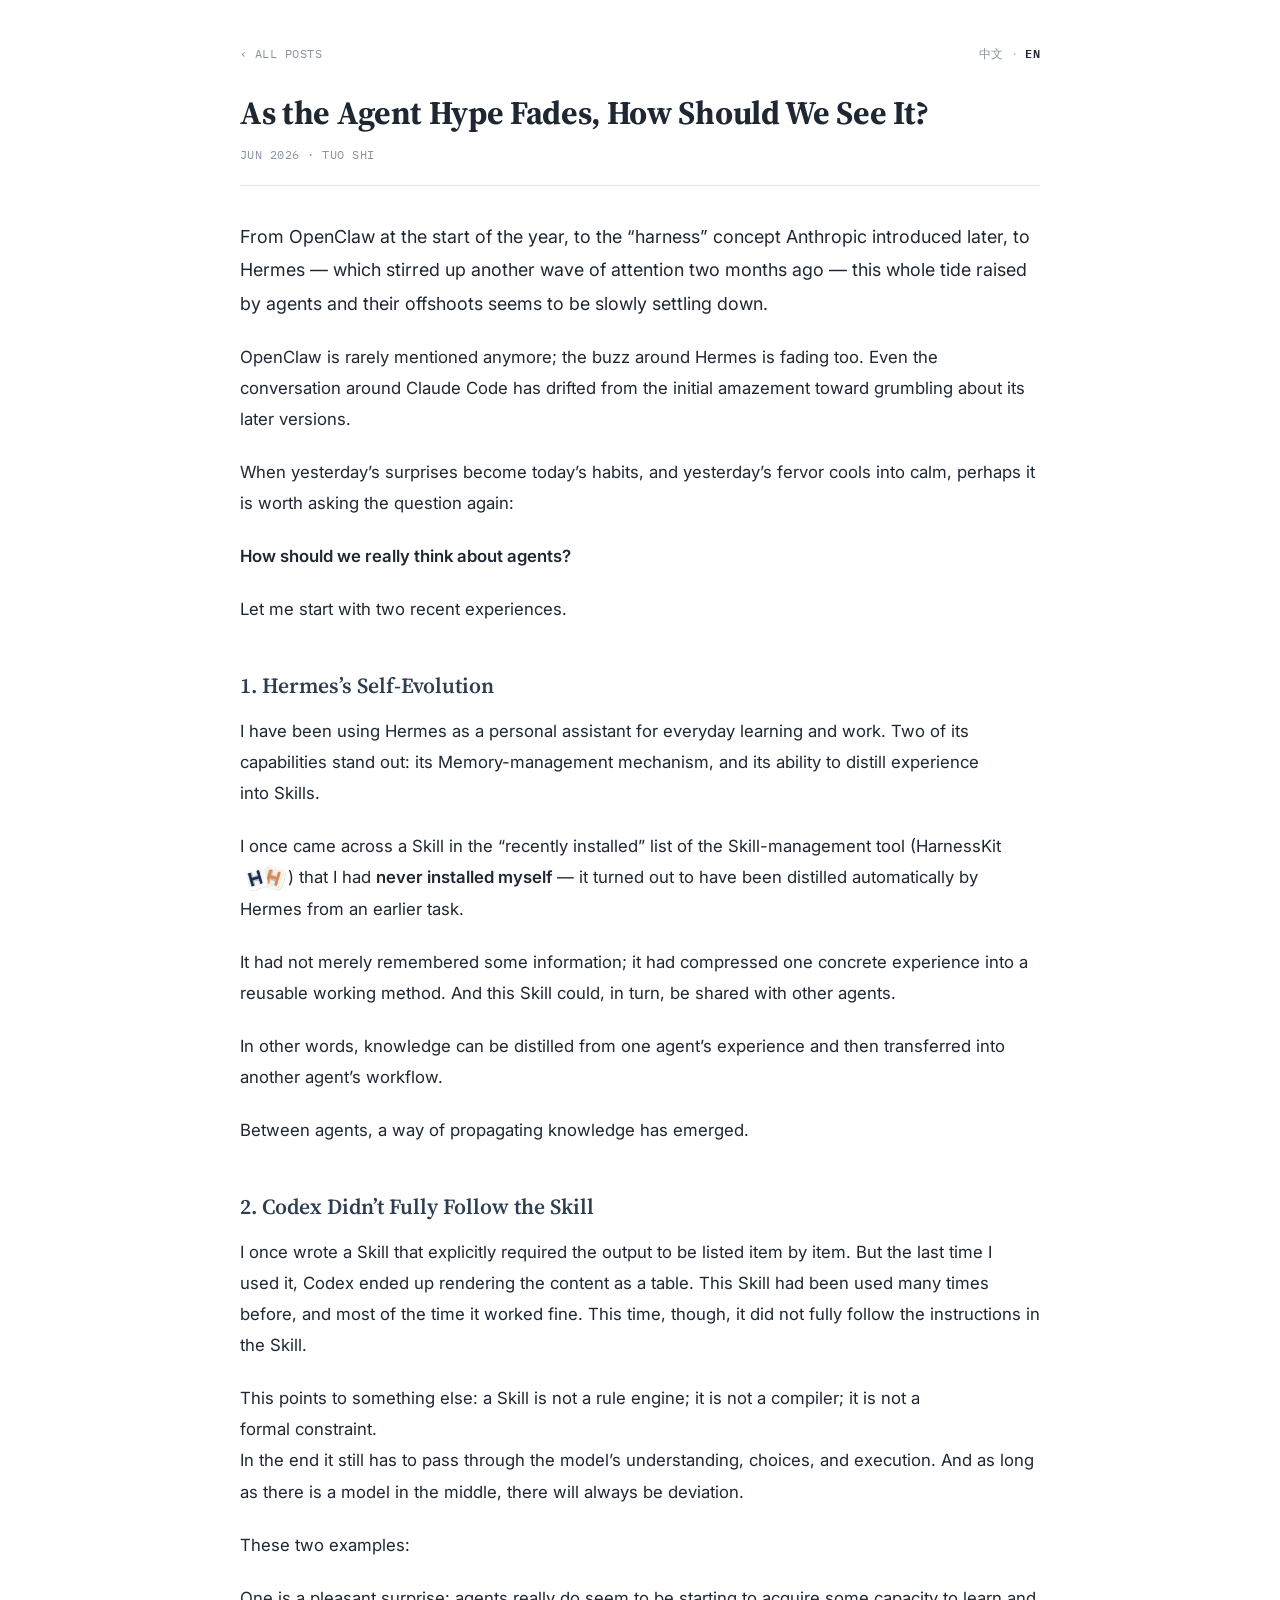
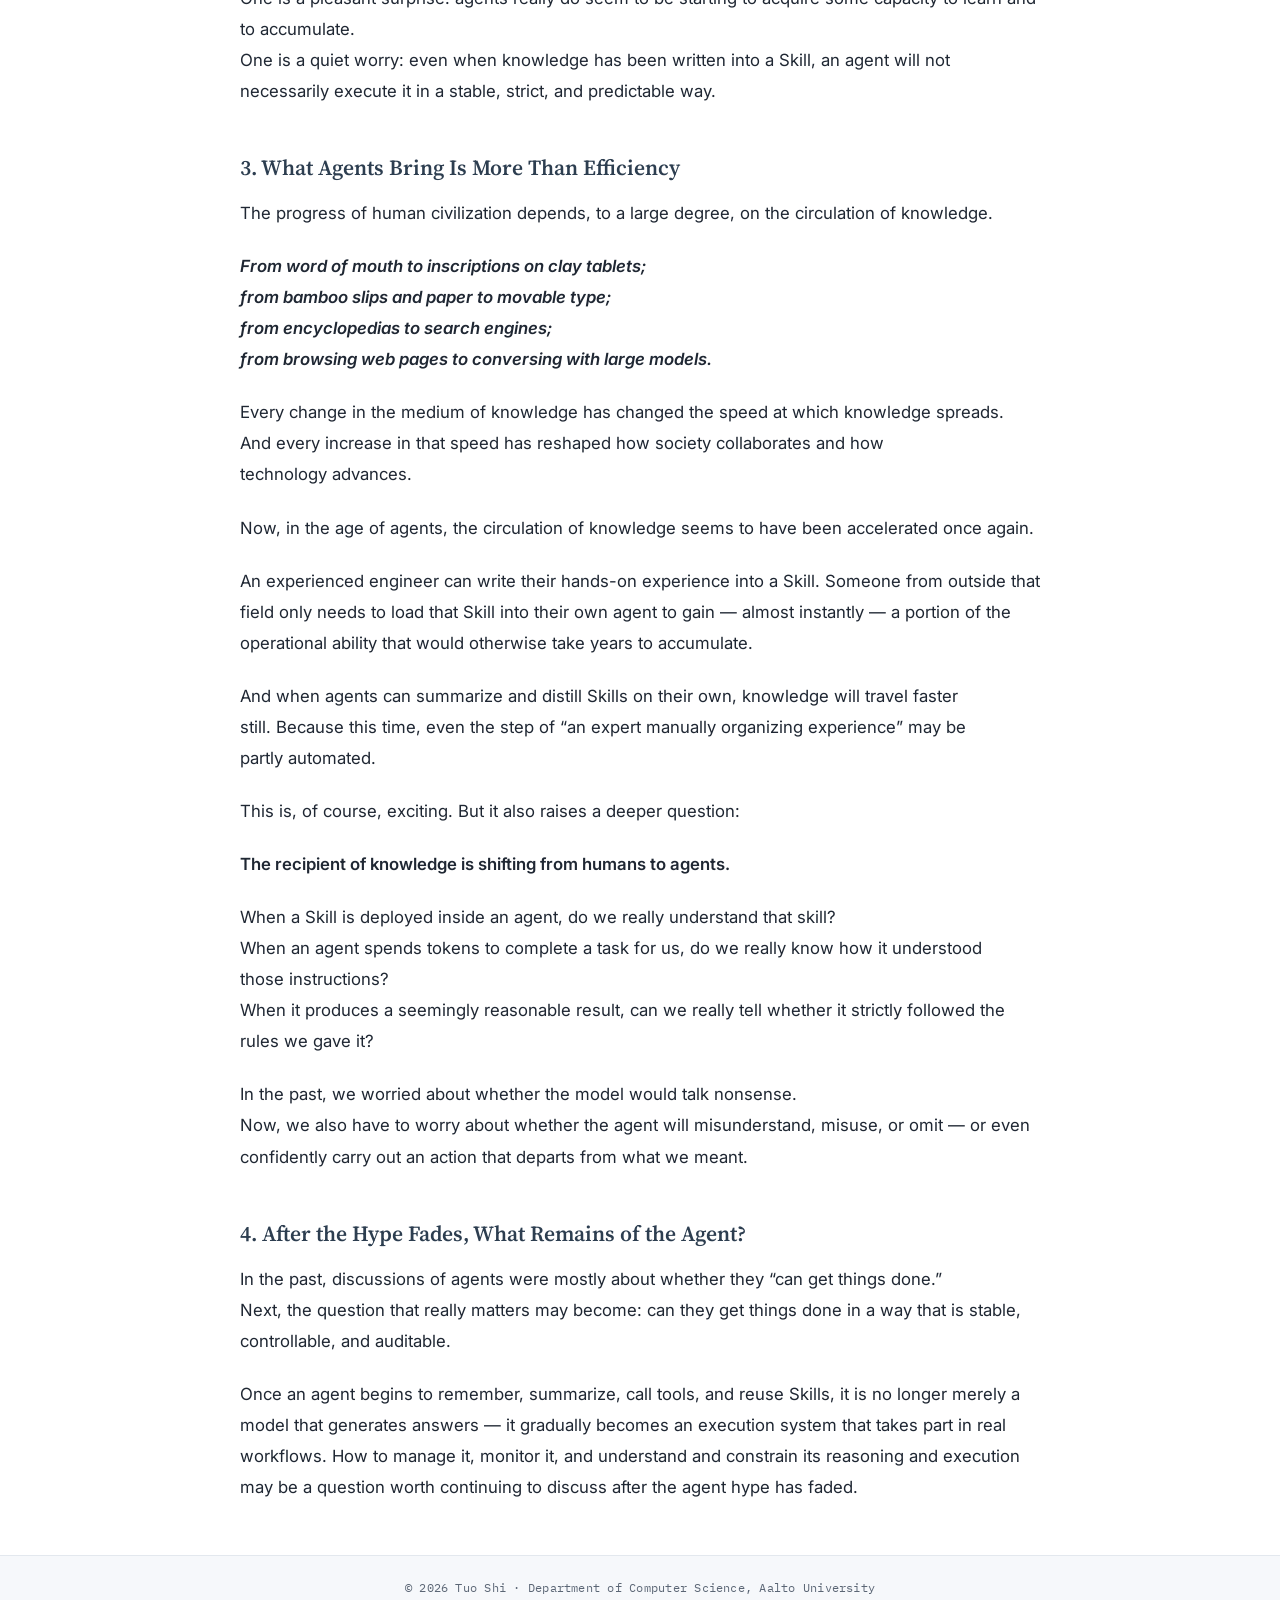
<file: posts/agent-after-the-hype-en.html>
<!doctype html>
<html lang="en">
<head>
    <meta charset="utf-8">
    <meta name="viewport" content="width=device-width, initial-scale=1.0">
    <title>As the Agent Hype Fades, How Should We See It? &ndash; Tuo Shi</title>
    <link rel="icon" type="image/svg+xml" href="../img/favicon.svg">
    <link rel="preconnect" href="https://fonts.googleapis.com">
    <link rel="preconnect" href="https://fonts.gstatic.com" crossorigin>
    <link href="https://fonts.googleapis.com/css2?family=Inter:wght@400;500;600;700&family=Source+Serif+4:opsz,wght@8..60,400;8..60,500;8..60,600;8..60,700&family=IBM+Plex+Mono:wght@400;500;600&display=swap" rel="stylesheet">
    <link rel="stylesheet" href="../style.css?v=1">
</head>
<body>

<main class="wrap">
    <article class="article">
        <div class="article-top">
            <a class="back-link" href="../blog-en.html">&lsaquo;&nbsp;All posts</a>
            <nav class="lang-switch">
                <a href="agent-after-the-hype.html">中文</a><span class="lang-sep">·</span><span class="lang-current">EN</span>
            </nav>
        </div>
        <h1 class="article-title">As the Agent Hype Fades, How Should We See It?</h1>
        <p class="article-meta">Jun 2026 &middot; Tuo Shi</p>

        <div class="article-body">
            <p>From OpenClaw at the start of the year, to the &ldquo;harness&rdquo; concept Anthropic introduced later, to Hermes &mdash; which stirred up another wave of attention two months ago &mdash; this whole tide raised by agents and their offshoots seems to be slowly settling down.</p>

            <p>OpenClaw is rarely mentioned anymore; the buzz around Hermes is fading too. Even the conversation around Claude Code has drifted from the initial amazement toward grumbling about its later versions.</p>

            <p>When yesterday&rsquo;s surprises become today&rsquo;s habits, and yesterday&rsquo;s fervor cools into calm, perhaps it is worth asking the question again:</p>

            <p><b>How should we really think about agents?</b></p>

            <p>Let me start with two recent experiences.</p>

            <h2>1. Hermes&rsquo;s Self-Evolution</h2>

            <p>I have been using Hermes as a personal assistant for everyday learning and work. Two of its capabilities stand out: its Memory-management mechanism, and its ability to distill experience into Skills.</p>

            <p>I once came across a Skill in the &ldquo;recently installed&rdquo; list of the Skill-management tool (HarnessKit<img class="hk-logo" src="../img/logos/harnesskit.png" alt="">) that I had <b>never installed myself</b> &mdash; it turned out to have been distilled automatically by Hermes from an earlier task.</p>

            <p>It had not merely remembered some information; it had compressed one concrete experience into a reusable working method. And this Skill could, in turn, be shared with other agents.</p>

            <p>In other words, knowledge can be distilled from one agent&rsquo;s experience and then transferred into another agent&rsquo;s workflow.</p>

            <p>Between agents, a way of propagating knowledge has emerged.</p>

            <h2>2. Codex Didn&rsquo;t Fully Follow the Skill</h2>

            <p>I once wrote a Skill that explicitly required the output to be listed item by item. But the last time I used it, Codex ended up rendering the content as a table. This Skill had been used many times before, and most of the time it worked fine. This time, though, it did not fully follow the instructions in the Skill.</p>

            <p>This points to something else: a Skill is not a rule engine; it is not a compiler; it is not a formal constraint.<br>
            In the end it still has to pass through the model&rsquo;s understanding, choices, and execution. And as long as there is a model in the middle, there will always be deviation.</p>

            <p>These two examples:</p>

            <p>One is a pleasant surprise: agents really do seem to be starting to acquire some capacity to learn and to accumulate.<br>
            One is a quiet worry: even when knowledge has been written into a Skill, an agent will not necessarily execute it in a stable, strict, and predictable way.</p>

            <h2>3. What Agents Bring Is More Than Efficiency</h2>

            <p>The progress of human civilization depends, to a large degree, on the circulation of knowledge.</p>

            <p><b><i>From word of mouth to inscriptions on clay tablets;<br>
            from bamboo slips and paper to movable type;<br>
            from encyclopedias to search engines;<br>
            from browsing web pages to conversing with large models.</i></b></p>

            <p>Every change in the medium of knowledge has changed the speed at which knowledge spreads.<br>
            And every increase in that speed has reshaped how society collaborates and how technology advances.</p>

            <p>Now, in the age of agents, the circulation of knowledge seems to have been accelerated once again.</p>

            <p>An experienced engineer can write their hands-on experience into a Skill. Someone from outside that field only needs to load that Skill into their own agent to gain &mdash; almost instantly &mdash; a portion of the operational ability that would otherwise take years to accumulate.</p>

            <p>And when agents can summarize and distill Skills on their own, knowledge will travel faster still. Because this time, even the step of &ldquo;an expert manually organizing experience&rdquo; may be partly automated.</p>

            <p>This is, of course, exciting. But it also raises a deeper question:</p>

            <p><b>The recipient of knowledge is shifting from humans to agents.</b></p>

            <p>When a Skill is deployed inside an agent, do we really understand that skill?<br>
            When an agent spends tokens to complete a task for us, do we really know how it understood those instructions?<br>
            When it produces a seemingly reasonable result, can we really tell whether it strictly followed the rules we gave it?</p>

            <p>In the past, we worried about whether the model would talk nonsense.<br>
            Now, we also have to worry about whether the agent will misunderstand, misuse, or omit &mdash; or even confidently carry out an action that departs from what we meant.</p>

            <h2>4. After the Hype Fades, What Remains of the Agent?</h2>

            <p>In the past, discussions of agents were mostly about whether they &ldquo;can get things done.&rdquo;<br>
            Next, the question that really matters may become: can they get things done in a way that is stable, controllable, and auditable.</p>

            <p>Once an agent begins to remember, summarize, call tools, and reuse Skills, it is no longer merely a model that generates answers &mdash; it gradually becomes an execution system that takes part in real workflows. How to manage it, monitor it, and understand and constrain its reasoning and execution may be a question worth continuing to discuss after the agent hype has faded.</p>
        </div>
    </article>
</main>

<footer class="footer">
    &copy; <span id="year"></span> Tuo Shi &middot; Department of Computer Science, Aalto University
</footer>

<script>document.getElementById('year').textContent = new Date().getFullYear();</script>
</body>
</html>
</file>
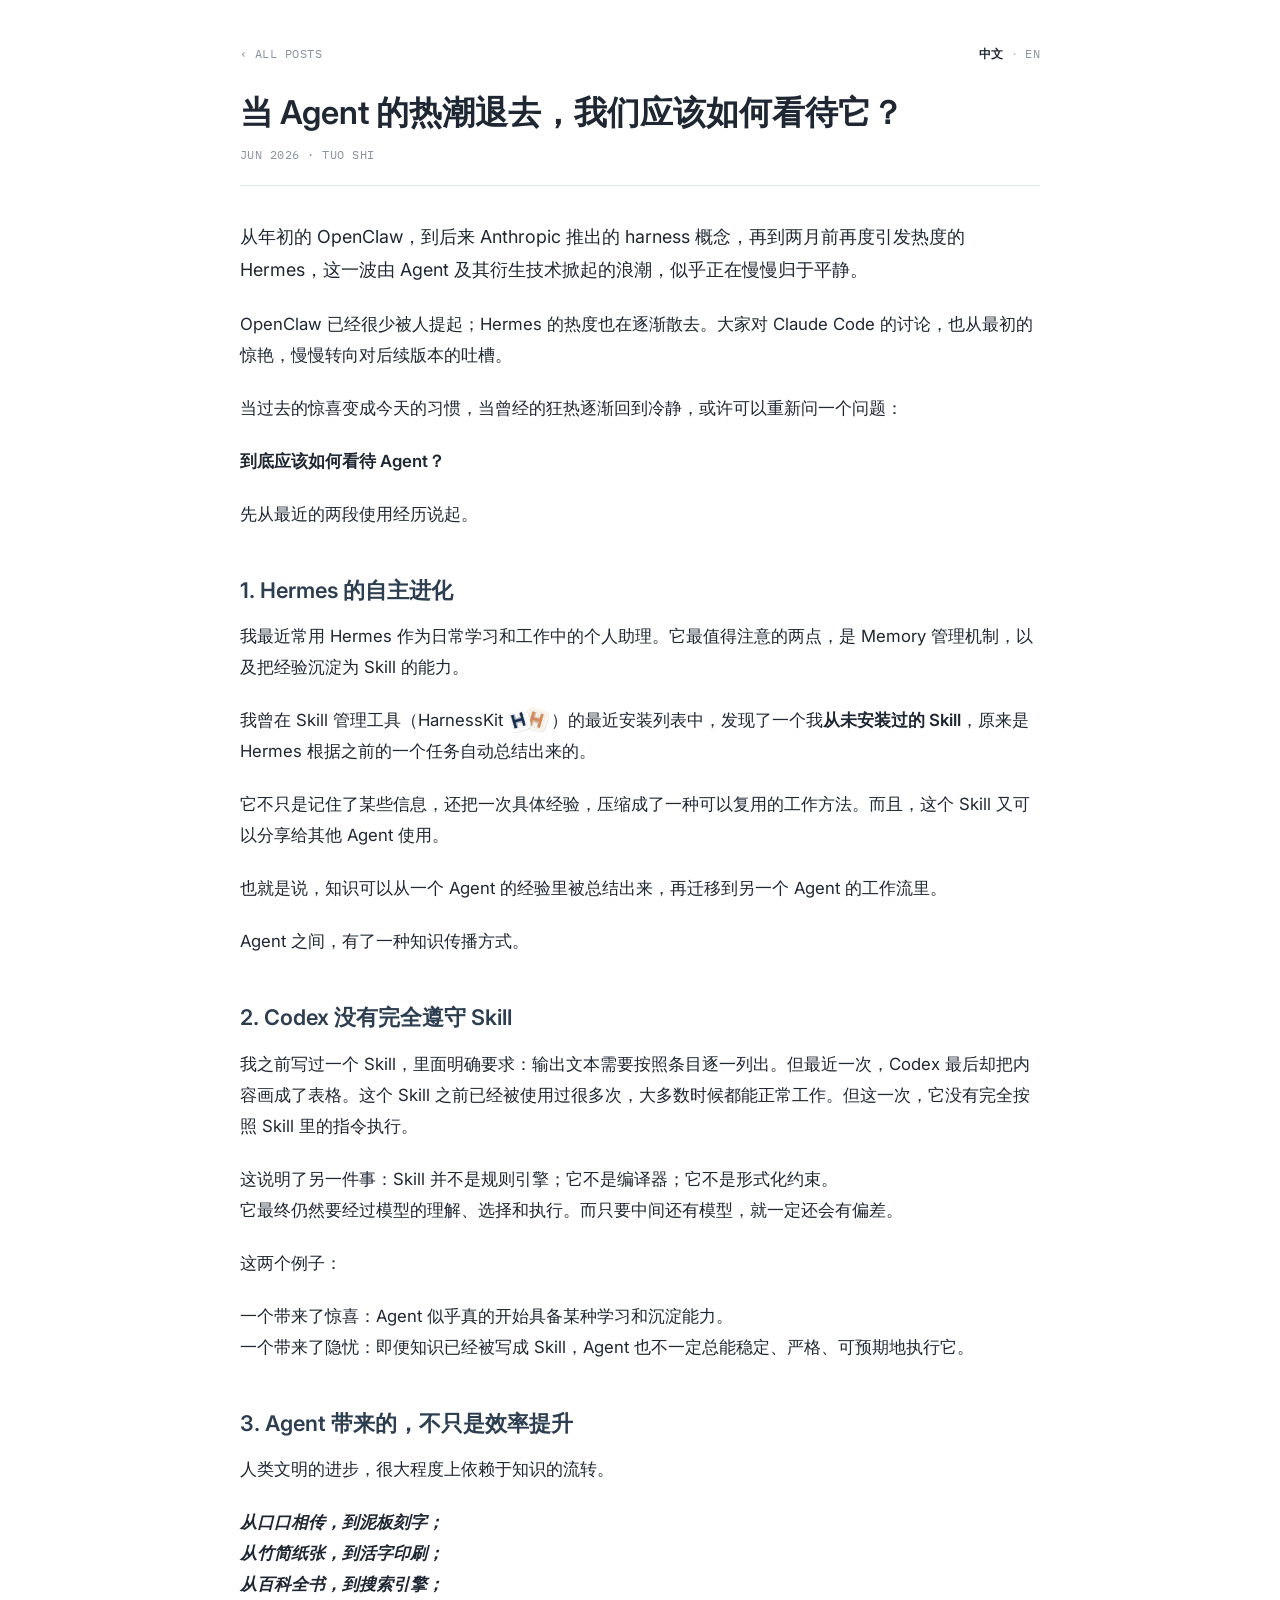
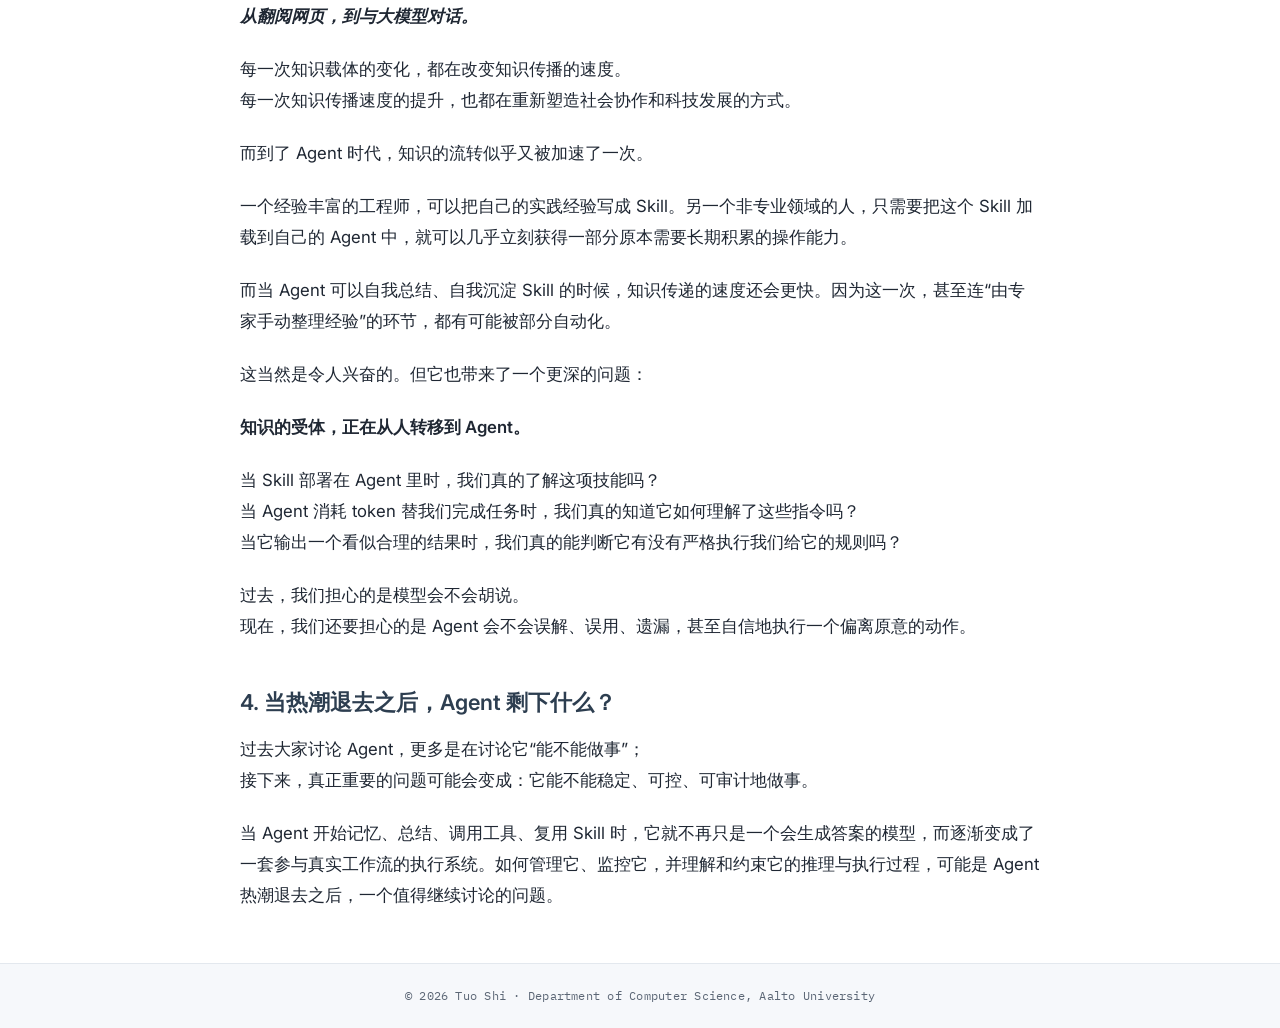
<file: posts/agent-after-the-hype.html>
<!doctype html>
<html lang="zh-CN">
<head>
    <meta charset="utf-8">
    <meta name="viewport" content="width=device-width, initial-scale=1.0">
    <title>当 Agent 的热潮退去，我们应该如何看待它？ &ndash; Tuo Shi</title>
    <link rel="icon" type="image/svg+xml" href="../img/favicon.svg">
    <link rel="preconnect" href="https://fonts.googleapis.com">
    <link rel="preconnect" href="https://fonts.gstatic.com" crossorigin>
    <link href="https://fonts.googleapis.com/css2?family=Inter:wght@400;500;600;700&family=Source+Serif+4:opsz,wght@8..60,400;8..60,500;8..60,600;8..60,700&family=IBM+Plex+Mono:wght@400;500;600&display=swap" rel="stylesheet">
    <link rel="stylesheet" href="../style.css?v=1">
</head>
<body>

<main class="wrap">
    <article class="article">
        <div class="article-top">
            <a class="back-link" href="../blog.html">&lsaquo;&nbsp;All posts</a>
            <nav class="lang-switch">
                <span class="lang-current">中文</span><span class="lang-sep">·</span><a href="agent-after-the-hype-en.html">EN</a>
            </nav>
        </div>
        <h1 class="article-title">当 Agent 的热潮退去，我们应该如何看待它？</h1>
        <p class="article-meta">Jun 2026 &middot; Tuo Shi</p>

        <div class="article-body">
            <p>从年初的 OpenClaw，到后来 Anthropic 推出的 harness 概念，再到两月前再度引发热度的 Hermes，这一波由 Agent 及其衍生技术掀起的浪潮，似乎正在慢慢归于平静。</p>

            <p>OpenClaw 已经很少被人提起；Hermes 的热度也在逐渐散去。大家对 Claude Code 的讨论，也从最初的惊艳，慢慢转向对后续版本的吐槽。</p>

            <p>当过去的惊喜变成今天的习惯，当曾经的狂热逐渐回到冷静，或许可以重新问一个问题：</p>

            <p><b>到底应该如何看待 Agent？</b></p>

            <p>先从最近的两段使用经历说起。</p>

            <h2>1. Hermes 的自主进化</h2>

            <p>我最近常用 Hermes 作为日常学习和工作中的个人助理。它最值得注意的两点，是 Memory 管理机制，以及把经验沉淀为 Skill 的能力。</p>

            <p>我曾在 Skill 管理工具（HarnessKit<img class="hk-logo" src="../img/logos/harnesskit.png" alt="">）的最近安装列表中，发现了一个我<b>从未安装过的 Skill</b>，原来是 Hermes 根据之前的一个任务自动总结出来的。</p>

            <p>它不只是记住了某些信息，还把一次具体经验，压缩成了一种可以复用的工作方法。而且，这个 Skill 又可以分享给其他 Agent 使用。</p>

            <p>也就是说，知识可以从一个 Agent 的经验里被总结出来，再迁移到另一个 Agent 的工作流里。</p>

            <p>Agent 之间，有了一种知识传播方式。</p>

            <h2>2. Codex 没有完全遵守 Skill</h2>

            <p>我之前写过一个 Skill，里面明确要求：输出文本需要按照条目逐一列出。但最近一次，Codex 最后却把内容画成了表格。这个 Skill 之前已经被使用过很多次，大多数时候都能正常工作。但这一次，它没有完全按照 Skill 里的指令执行。</p>

            <p>这说明了另一件事：Skill 并不是规则引擎；它不是编译器；它不是形式化约束。<br>
            它最终仍然要经过模型的理解、选择和执行。而只要中间还有模型，就一定还会有偏差。</p>

            <p>这两个例子：</p>

            <p>一个带来了惊喜：Agent 似乎真的开始具备某种学习和沉淀能力。<br>
            一个带来了隐忧：即便知识已经被写成 Skill，Agent 也不一定总能稳定、严格、可预期地执行它。</p>

            <h2>3. Agent 带来的，不只是效率提升</h2>

            <p>人类文明的进步，很大程度上依赖于知识的流转。</p>

            <p><b><i>从口口相传，到泥板刻字；<br>
            从竹简纸张，到活字印刷；<br>
            从百科全书，到搜索引擎；<br>
            从翻阅网页，到与大模型对话。</i></b></p>

            <p>每一次知识载体的变化，都在改变知识传播的速度。<br>
            每一次知识传播速度的提升，也都在重新塑造社会协作和科技发展的方式。</p>

            <p>而到了 Agent 时代，知识的流转似乎又被加速了一次。</p>

            <p>一个经验丰富的工程师，可以把自己的实践经验写成 Skill。另一个非专业领域的人，只需要把这个 Skill 加载到自己的 Agent 中，就可以几乎立刻获得一部分原本需要长期积累的操作能力。</p>

            <p>而当 Agent 可以自我总结、自我沉淀 Skill 的时候，知识传递的速度还会更快。因为这一次，甚至连“由专家手动整理经验”的环节，都有可能被部分自动化。</p>

            <p>这当然是令人兴奋的。但它也带来了一个更深的问题：</p>

            <p><b>知识的受体，正在从人转移到 Agent。</b></p>

            <p>当 Skill 部署在 Agent 里时，我们真的了解这项技能吗？<br>
            当 Agent 消耗 token 替我们完成任务时，我们真的知道它如何理解了这些指令吗？<br>
            当它输出一个看似合理的结果时，我们真的能判断它有没有严格执行我们给它的规则吗？</p>

            <p>过去，我们担心的是模型会不会胡说。<br>
            现在，我们还要担心的是 Agent 会不会误解、误用、遗漏，甚至自信地执行一个偏离原意的动作。</p>

            <h2>4. 当热潮退去之后，Agent 剩下什么？</h2>

            <p>过去大家讨论 Agent，更多是在讨论它“能不能做事”；<br>
            接下来，真正重要的问题可能会变成：它能不能稳定、可控、可审计地做事。</p>

            <p>当 Agent 开始记忆、总结、调用工具、复用 Skill 时，它就不再只是一个会生成答案的模型，而逐渐变成了一套参与真实工作流的执行系统。如何管理它、监控它，并理解和约束它的推理与执行过程，可能是 Agent 热潮退去之后，一个值得继续讨论的问题。</p>
        </div>
    </article>
</main>

<footer class="footer">
    &copy; <span id="year"></span> Tuo Shi &middot; Department of Computer Science, Aalto University
</footer>

<script>document.getElementById('year').textContent = new Date().getFullYear();</script>
</body>
</html>
</file>
<file: style.css>
/* =========================================================
   Tuo Shi — personal homepage (redesign)
   ========================================================= */

:root {
    --ink:        #1f2733;
    --muted:      #5b6675;
    --muted-2:    #8a93a0;
    --primary:    #2d3e50;   /* dark academic blue   */
    --primary-2:  #303d5f;
    --accent:     #3d92c9;   /* link / highlight blue */
    --accent-soft:#b0cadb;
    --line:       #e3e8ee;
    --bg:         #ffffff;
    --bg-soft:    #f6f8fb;
    --bg-blue:    #eaf0f8;   /* light navy-tinted panel fill */
    --line-blue:  #b6c4d6;   /* navy-tinted hairline       */
    --radius:     8px;
    --r-chip:     4px;
    --shadow:     0 1px 2px rgba(31, 39, 51, 0.05);
    --shadow-sm:  0 1px 2px rgba(31, 39, 51, 0.05);

    /* type system (after RealZST.github.io) */
    --font-sans:  'Inter', -apple-system, BlinkMacSystemFont, 'Segoe UI', 'Helvetica Neue', Arial, sans-serif;
    --font-serif: 'Source Serif 4', Georgia, ui-serif, serif;
    --font-mono:  'IBM Plex Mono', ui-monospace, SFMono-Regular, Menlo, monospace;
    /* Latin in Inter, CJK in a clean sans (黑体) — used on Chinese pages */
    --font-cjk:   'Inter', 'PingFang SC', 'Hiragino Sans GB', 'Microsoft YaHei', 'Noto Sans SC', -apple-system, sans-serif;
}

* {
    box-sizing: border-box;
}

html {
    scroll-behavior: smooth;
    -webkit-text-size-adjust: 100%;
    text-size-adjust: 100%;
}

body {
    margin: 0;
    color: var(--ink);
    background: var(--bg);
    font-size: 16px;
    line-height: 1.7;
    font-family: var(--font-sans);
    font-feature-settings: 'kern', 'liga';
    -webkit-font-smoothing: antialiased;
    -moz-osx-font-smoothing: grayscale;
    /* sticky footer: keep .footer at the bottom even on short pages */
    display: flex;
    flex-direction: column;
    min-height: 100vh;
}
body > main { flex: 1 0 auto; }
body > .footer { flex-shrink: 0; }

a {
    color: var(--accent);
    text-decoration: none;
}
a:hover { text-decoration: underline; }

.wrap {
    max-width: 1080px;
    margin: 0 auto;
    padding: 0 24px;
}

/* ---------- top link bar ---------- */
.topbar {
    background: var(--bg);
    color: var(--ink);
    border-bottom: 1px solid var(--line);
    font-family: var(--font-mono);
    font-size: 0.72rem;
}
.topbar .wrap {
    display: flex;
    align-items: center;
    gap: 24px;
    height: 48px;
    justify-content: flex-end;
}
.topbar .brand {
    margin-right: auto;
    font-family: var(--font-serif);
    font-weight: 700;
    font-size: 1rem;
    letter-spacing: -0.01em;
    color: var(--ink);
}
.topbar a {
    color: var(--muted);
    text-transform: uppercase;
    letter-spacing: 0.1em;
    border: none;
    padding: 0;
    transition: color 0.18s;
}
.topbar a:hover {
    color: var(--accent);
    background: none;
    text-decoration: none;
}

/* ---------- header : photo + identity ---------- */
.hero { padding: 44px 0 0; }

.hero-grid {
    display: grid;
    grid-template-columns: 240px 1fr auto;
    gap: 44px;
    align-items: start;
}

/* right column: external links, stacked */
.hero-links {
    margin-top: 58px;
    display: flex;
    flex-direction: column;
    align-items: flex-start;
    gap: 12px;
    font-family: var(--font-mono);
    font-size: 0.85rem;
    text-transform: uppercase;
    letter-spacing: 0.08em;
}
.hero-links a {
    display: inline-flex;
    align-items: center;
    gap: 9px;
    color: var(--muted);
    white-space: nowrap;
    transition: color 0.18s;
}
.hero-links a:hover { color: var(--accent); text-decoration: none; }
.hero-links .li-ico {
    width: 17px;
    height: 17px;
    flex: 0 0 auto;
}

/* left column: photo */
.hero-photo {
    width: 100%;
    border-radius: var(--radius);
    border: 1px solid var(--line);
    display: block;
    aspect-ratio: 1 / 1;
    object-fit: cover;
}

/* right column: name + identity tags */
.hero-name {
    font-family: var(--font-serif);
    font-size: 2.6rem;
    font-weight: 600;
    line-height: 1.02;
    margin: 0 0 18px;
    letter-spacing: -0.02em;
}
.hero-right .role {
    font-family: var(--font-mono);
    font-size: 0.95rem;
    line-height: 1.5;
    color: var(--primary);
    font-weight: 600;
    margin: 0 0 4px;
}
.hero-right .affil {
    font-family: var(--font-mono);
    font-size: 0.92rem;
    line-height: 1.5;
    color: var(--muted);
    margin: 0 0 11px;
}
.hero-right .contact-line {
    font-family: var(--font-mono);
    font-size: 0.92rem;
    line-height: 1.5;
    color: var(--muted);
    margin: 0 0 3px;
}
.hero-right .contact-line:last-child { margin-bottom: 0; }
.hero-right .m-label { color: var(--muted-2); margin-right: 4px; }

/* about (intro bio) */
.intro p { margin: 0 0 16px; text-align: justify; }
.intro p:last-child { margin-bottom: 0; }
.intro b { color: var(--primary); }
.intro .uni-logo {
    height: 1.3em;
    width: auto;
    vertical-align: -0.32em;
    margin: 0 0.18em;
    border-radius: 2px;
}

.news {
    border: 1px solid var(--primary);
    border-radius: var(--radius);
    background: var(--bg-blue);
    padding: 14px 18px;
}
.news h3 {
    margin: 0 0 6px;
    font-family: var(--font-mono);
    font-size: 0.8rem;
    text-transform: uppercase;
    letter-spacing: 0.12em;
    font-weight: 600;
    color: var(--primary);
    display: flex;
    align-items: center;
    gap: 8px;
}
.news h3::before {
    content: "";
    width: 5px; height: 5px;
    border-radius: 50%;
    background: var(--primary);
}
.news ul { margin: 0; padding-left: 0; list-style: none; }
.news li {
    display: flex;
    gap: 14px;
    padding: 3px 0;
    font-size: 0.95rem;
}
.news .date {
    flex: 0 0 84px;
    font-family: var(--font-mono);
    color: var(--muted);
    font-weight: 500;
    font-size: 0.78rem;
    padding-top: 2px;
}

/* ---------- section divider + heading ---------- */
.divider {
    border: none;
    border-top: 1px solid var(--line);
    margin: 44px 0 0;
}
.section { padding: 26px 0; }
.section-title {
    font-family: var(--font-mono);
    font-size: 1.1rem;
    font-weight: 600;
    text-transform: uppercase;
    letter-spacing: 0.14em;
    color: var(--primary);
    margin: 0 0 22px;
    padding-bottom: 9px;
    border-bottom: 1px solid var(--line);
}

/* ---------- research interests ---------- */
.research-tags {
    display: flex;
    flex-wrap: wrap;
    gap: 8px;
    margin: 0 0 20px;
}
.research-tags .rtag {
    font-family: var(--font-mono);
    font-size: 0.74rem;
    letter-spacing: 0.02em;
    color: var(--primary);
    background: var(--bg-blue);
    border: 1px solid var(--line-blue);
    border-radius: var(--r-chip);
    padding: 4px 11px;
}

.research-grid {
    display: grid;
    grid-template-columns: 1.6fr 1fr;
    gap: 44px;
    align-items: start;
}
.research-text p { margin: 0 0 16px; text-align: justify; }
.research-text b { color: var(--primary); }

.dir-lead { margin: 4px 0 12px; }
.dir-list { list-style: none; margin: 0; padding: 0; }
.dir-list li {
    position: relative;
    padding: 0 0 13px 20px;
}
.dir-list li:last-child { padding-bottom: 0; }
.dir-list li::before {
    content: "";
    position: absolute;
    left: 2px; top: 8px;
    width: 6px; height: 6px;
    border-radius: 50%;
    background: var(--primary);
}
.dir-title { display: block; font-weight: 600; color: var(--primary); }
.dir-sub { display: block; margin-top: 2px; font-size: 0.9rem; color: var(--muted); }

/* ----- scale-up stack (small → large) ----- */
.scale-stack {
    display: grid;
    grid-template-columns: auto 1fr;
    gap: 12px 14px;
    align-items: stretch;
}
.scale-axis {
    grid-column: 1;
    grid-row: 1;
    display: flex;
    align-items: center;
    gap: 6px;
    flex: 0 0 auto;
}
.axis-label {
    writing-mode: vertical-rl;
    transform: rotate(180deg);
    font-family: var(--font-mono);
    font-weight: 600;
    font-size: 0.72rem;
    text-transform: uppercase;
    color: var(--primary);
    letter-spacing: 0.12em;
    white-space: nowrap;
}
.axis-line {
    position: relative;
    width: 12px;
    align-self: stretch;
}
.axis-line::before {           /* shaft */
    content: "";
    position: absolute;
    left: 50%;
    top: 7px;
    bottom: 0;
    width: 2px;
    background: var(--primary);
    transform: translateX(-50%);
}
.axis-line::after {            /* sharp chevron arrowhead */
    content: "";
    position: absolute;
    left: 50%;
    top: 1px;
    width: 8px;
    height: 8px;
    border-top: 2px solid var(--primary);
    border-right: 2px solid var(--primary);
    transform: translateX(-50%) rotate(-45deg);
}

/* shared-border stacked layers (after RealZST research diagram) */
.scale-blocks {
    grid-column: 2;
    grid-row: 1;
    display: flex;
    flex-direction: column;
    border: 1px solid var(--primary);
    border-radius: 0;
    overflow: hidden;
    background: #fff;
}
.scale-block {
    text-align: left;
    font: inherit;
    background: #fff;
    border: none;
    border-bottom: 1px solid var(--line-blue);
    border-radius: 0;
    padding: 13px 16px;
    cursor: pointer;
    transition: background 0.16s ease;
}
.scale-block:last-child { border-bottom: none; }
.scale-block .sb-title {
    font-family: var(--font-serif);
    font-weight: 600;
    font-size: 1.05rem;
    color: var(--primary);
}
.scale-block .sb-ex {
    margin-top: 3px;
    font-family: var(--font-mono);
    font-size: 0.74rem;
    letter-spacing: 0.01em;
    color: var(--muted);
}
.scale-block:hover,
.scale-block:focus-visible {
    background: rgba(45, 62, 80, 0.07);
    outline: none;
}

/* ----- detail panel (same width as the blocks; revealed on hover) ----- */
.scale-detail {
    grid-column: 2;
    grid-row: 2;
    margin-top: 6px;
    min-height: 92px;
    display: flex;
    align-items: center;
    border: 1px solid var(--primary);
    border-radius: 0;
    background: var(--bg-blue);
    padding: 12px 16px;
    font-size: 0.92rem;
    line-height: 1.5;
}
.scale-pane { display: none; margin: 0; }
.scale-pane.active { display: block; animation: fade 0.25s ease; }
.scale-pane b { color: var(--primary); }
.scale-pane .hint { color: var(--muted); font-style: italic; }
.scale-pane .goal {
    display: block;
    margin-top: 8px;
    color: var(--primary);
}
.scale-pane .goal .glabel {
    font-family: var(--font-mono);
    font-size: 0.74rem;
    text-transform: uppercase;
    letter-spacing: 0.1em;
    font-weight: 600;
    color: var(--primary);
}
.scale-pane .goal u { text-decoration: none; }

/* ---------- tabbed modules ---------- */
.tabs-nav {
    display: flex;
    flex-wrap: wrap;
    gap: 28px;
    margin-bottom: 30px;
    border-bottom: 1px solid var(--line);
}
.tab-btn {
    appearance: none;
    cursor: pointer;
    font-family: var(--font-mono);
    font-size: 1.1rem;
    font-weight: 600;
    text-transform: uppercase;
    letter-spacing: 0.14em;
    color: var(--muted);
    background: none;
    border: none;
    border-bottom: 2px solid transparent;
    border-radius: 0;
    padding: 4px 0 12px;
    margin-bottom: -1px;
    transition: color 0.18s ease, border-color 0.18s ease;
}
.tab-btn:hover {
    color: var(--ink);
}
.tab-btn.active {
    color: var(--primary);
    border-bottom-color: var(--primary);
}

.tab-panel { display: none; animation: fade 0.3s ease; }
.tab-panel.active { display: block; }
@keyframes fade {
    from { opacity: 0; transform: translateY(6px); }
    to   { opacity: 1; transform: translateY(0); }
}

.tab-panel h3 {
    font-family: var(--font-mono);
    font-weight: 600;
    font-size: 0.95rem;
    text-transform: uppercase;
    letter-spacing: 0.12em;
    color: var(--primary);
    margin: 26px 0 13px;
    padding-bottom: 7px;
    border-bottom: 1px solid var(--line);
}
.tab-panel h3:first-child { margin-top: 0; }

/* publication / generic lists */
.pub-list, .plain-list {
    list-style: none;
    margin: 0;
    padding: 0;
}
.pub-list li {
    padding: 14px 0;
    border-bottom: 1px solid var(--line);
    line-height: 1.55;
}
.pub-list li:last-child { border-bottom: none; }
.pub-list li > a {
    font-family: var(--font-serif);
    font-weight: 600;
    color: var(--ink);
}
.pub-list li > a:hover { color: var(--accent); }
.pub-list .venue {
    font-family: var(--font-serif);
    font-style: italic;
    color: var(--muted);
    font-size: 0.9rem;
}
.pub-list .venue .ccf { color: var(--accent); font-style: italic; }
.pub-list .authors {
    font-family: var(--font-mono);
    color: var(--muted);
    font-size: 0.78rem;
    letter-spacing: 0.01em;
}
.pub-list b { color: var(--ink); }

.plain-list li {
    position: relative;
    padding: 8px 0 8px 22px;
    border-bottom: 1px dashed var(--line);
}
.plain-list li:last-child { border-bottom: none; }
.plain-list li::before {
    content: "";
    position: absolute;
    left: 2px; top: 18px;
    width: 5px; height: 5px;
    border-radius: 50%;
    background: var(--primary);
}
.plain-list i { color: var(--muted); }

.conference-tag {
    display: inline-block;
    min-width: 86px;
    padding: 2px 8px;
    margin-right: 10px;
    background: var(--primary);
    color: #fff;
    border: 1px solid var(--primary);
    font-family: var(--font-mono);
    font-size: 0.68rem;
    font-weight: 500;
    letter-spacing: 0.02em;
    text-align: center;
    border-radius: var(--r-chip);
    vertical-align: middle;
}

.muted-link {
    font-family: var(--font-mono);
    font-size: 0.72rem;
    font-weight: 400;
    text-transform: none;
    letter-spacing: 0;
}

/* ---------- footer ---------- */
.footer {
    background: var(--bg-soft);
    border-top: 1px solid var(--line);
    color: var(--muted);
    font-family: var(--font-mono);
    font-size: 0.74rem;
    letter-spacing: 0.02em;
    text-align: center;
    padding: 22px 0;
    margin-top: 30px;
}

/* ---------- blog (index + article pages) ---------- */
.blog-index { max-width: 800px; }   /* match .article width */
.blog-head { padding: 44px 0 4px; }
.back-link {
    display: inline-block;
    font-family: var(--font-mono);
    font-size: 0.74rem;
    letter-spacing: 0.04em;
    text-transform: uppercase;
    color: var(--muted-2);
    margin-bottom: 26px;
}
.back-link:hover { color: var(--accent); text-decoration: none; }
.blog-title {
    font-family: var(--font-serif);
    font-size: 2rem;
    font-weight: 600;
    color: var(--ink);
    margin: 0 0 8px;
}
.blog-lead {
    color: var(--muted);
    margin: 0;
    max-width: 60ch;
}

.post-list {
    list-style: none;
    margin: 22px 0 0;
    padding: 0;
    border-top: 1px solid var(--line);
}
.post-item {
    padding: 22px 0;
    border-bottom: 1px solid var(--line);
}
.post-date {
    display: block;
    font-family: var(--font-mono);
    font-size: 0.72rem;
    letter-spacing: 0.04em;
    text-transform: uppercase;
    color: var(--muted-2);
    margin-bottom: 6px;
}
.post-title {
    font-family: var(--font-serif);
    font-size: 1.25rem;
    font-weight: 600;
    color: var(--ink);
}
.post-title:hover { color: var(--accent); text-decoration: none; }
.post-summary {
    color: var(--muted);
    margin: 7px 0 0;
    font-size: 0.95rem;
}
.post-draft { color: var(--muted-2); font-style: italic; }

/* article / index header row: back-link + language toggle */
.article-top {
    display: flex;
    justify-content: space-between;
    align-items: baseline;
    gap: 16px;
    margin-bottom: 28px;
}
.article-top .back-link { margin-bottom: 0; }
.lang-switch {
    font-family: var(--font-mono);
    font-size: 0.72rem;
    letter-spacing: 0.04em;
    white-space: nowrap;
}
.lang-switch a { color: var(--muted-2); }
.lang-switch a:hover { color: var(--accent); text-decoration: none; }
.lang-switch .lang-current { color: var(--ink); font-weight: 600; }
.lang-sep { color: var(--line-blue); margin: 0 7px; }

.article { max-width: 800px; padding: 44px 0 0; }
.article-title {
    font-family: var(--font-serif);
    font-size: 2.05rem;
    font-weight: 700;
    line-height: 1.25;
    letter-spacing: -0.01em;
    color: var(--ink);
    margin: 0 0 12px;
    text-wrap: balance;
}
.article-meta {
    font-family: var(--font-mono);
    font-size: 0.74rem;
    letter-spacing: 0.04em;
    text-transform: uppercase;
    color: var(--muted-2);
    margin: 0 0 34px;
    padding-bottom: 20px;
    border-bottom: 1px solid var(--line);
}
.article-body {
    color: var(--ink);
    font-size: 1.05rem;
    line-height: 1.85;
}
.article-body > p:first-child { font-size: 1.12rem; }
.article-body p { margin: 0 0 22px; text-wrap: pretty; }
.article-body h2 {
    font-family: var(--font-serif);
    font-size: 1.35rem;
    font-weight: 600;
    line-height: 1.35;
    color: var(--primary);
    margin: 46px 0 16px;
    text-wrap: balance;
}
.article-body a { color: var(--accent); }
.article-body a:hover { text-decoration: underline; }
.article-body b { font-weight: 600; }              /* 纯加粗，不改颜色 */
.article-body .hl { color: #234e9c; }               /* 深蓝（换色强调）*/
.article-body blockquote {
    margin: 24px 0;
    padding: 4px 0 4px 20px;
    border-left: 3px solid var(--line-blue);
    color: var(--muted);
    font-style: italic;
}
.article-body code {
    font-family: var(--font-mono);
    font-size: 0.85em;
    background: var(--bg-blue);
    padding: 1px 5px;
    border-radius: var(--r-chip);
}
.article-body .hk-logo {
    height: 1.55em;
    width: auto;
    vertical-align: -0.44em;
    margin: 0 0.15em;
}

/* Chinese pages: title + headings + body in a clean sans (黑体) */
html[lang="zh-CN"] .article-title,
html[lang="zh-CN"] .article-body h2 {
    font-family: var(--font-cjk);
    letter-spacing: 0;
}
html[lang="zh-CN"] .article-title { font-weight: 600; }
html[lang="zh-CN"] .article-body { font-family: var(--font-cjk); }

/* ---------- responsive ---------- */
@media (max-width: 820px) {
    .hero-grid { grid-template-columns: 1fr; gap: 24px; }
    .hero-photo { max-width: 220px; }
    .hero-links { margin-top: 0; flex-direction: row; flex-wrap: wrap; align-items: flex-start; gap: 18px; }
    .research-grid { grid-template-columns: 1fr; gap: 28px; }
    .hero-name { font-size: 2rem; }
}
@media (max-width: 600px) {
    .hero-name { font-size: 1.9rem; }
}
@media (max-width: 520px) {
    .topbar .wrap { justify-content: center; flex-wrap: wrap; height: auto; padding: 10px 24px; }
    .topbar .label { margin-right: 0; width: 100%; text-align: center; }
}
</file>
